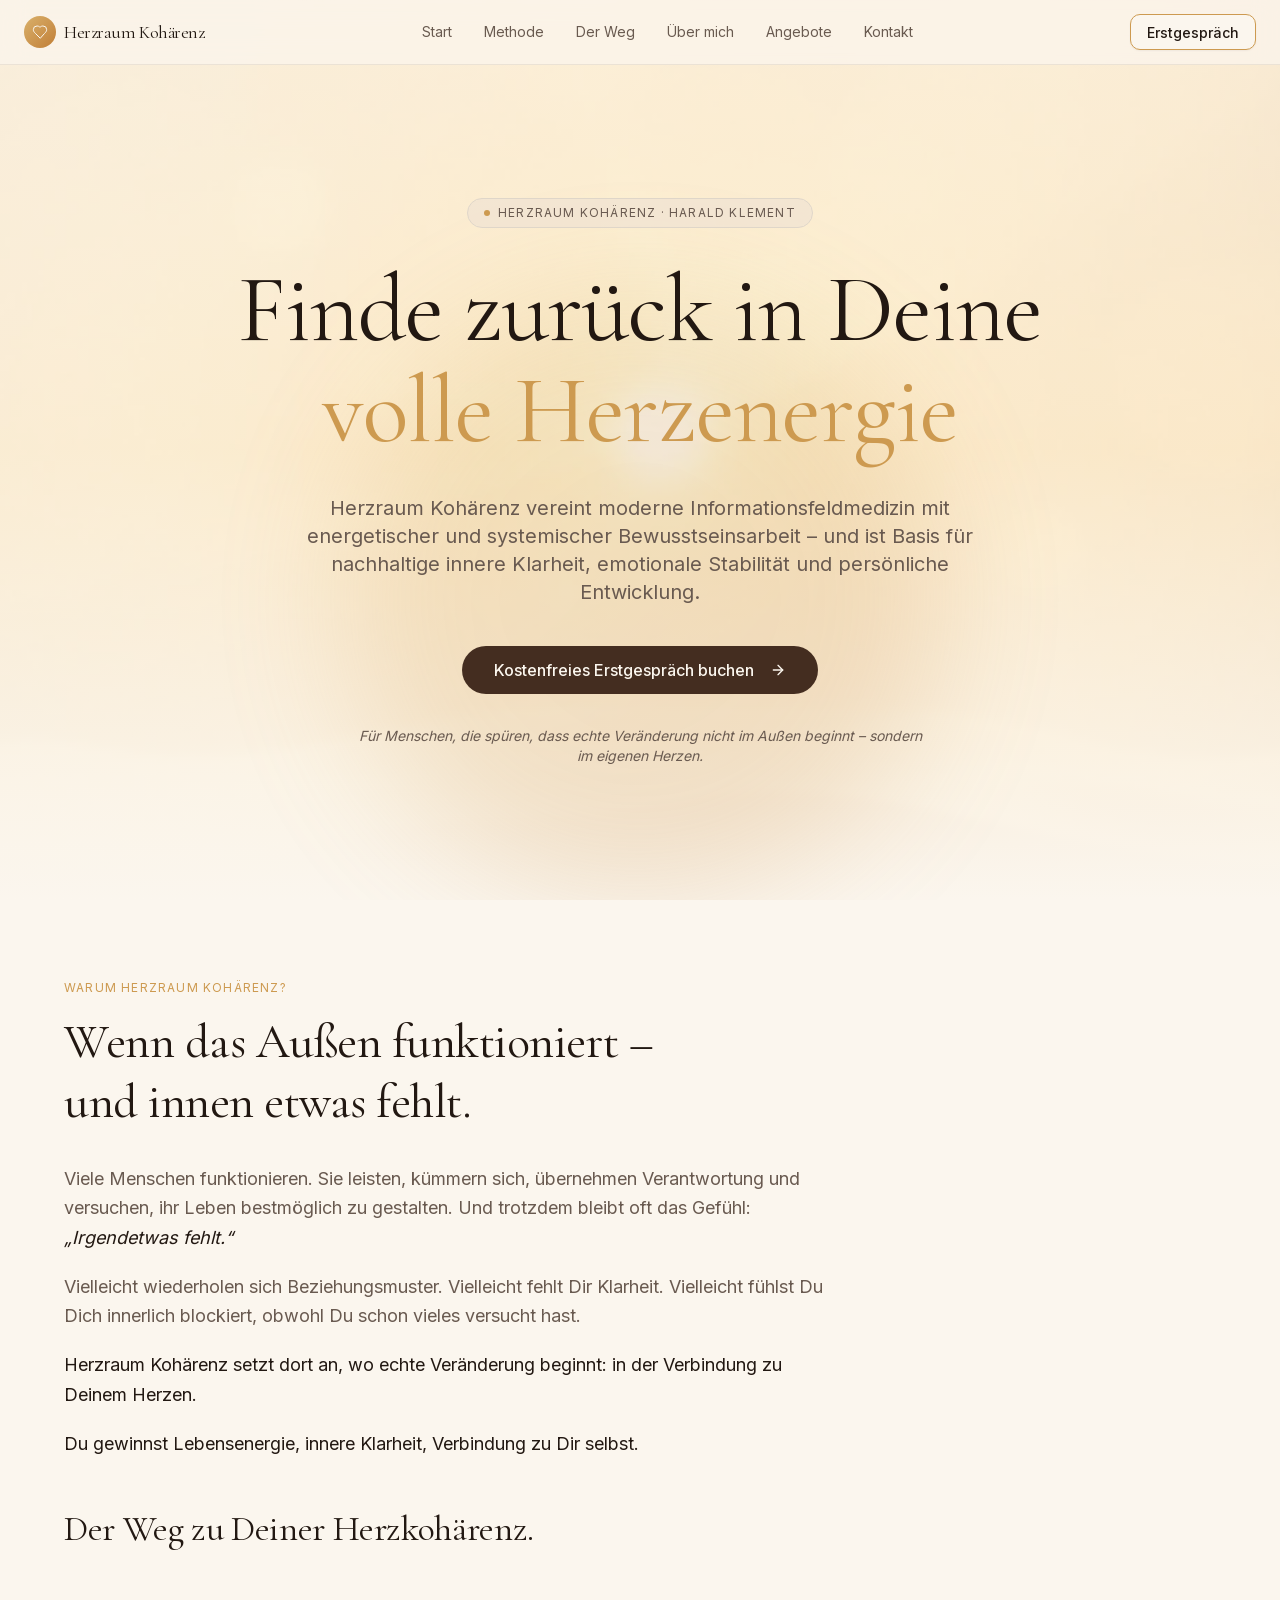
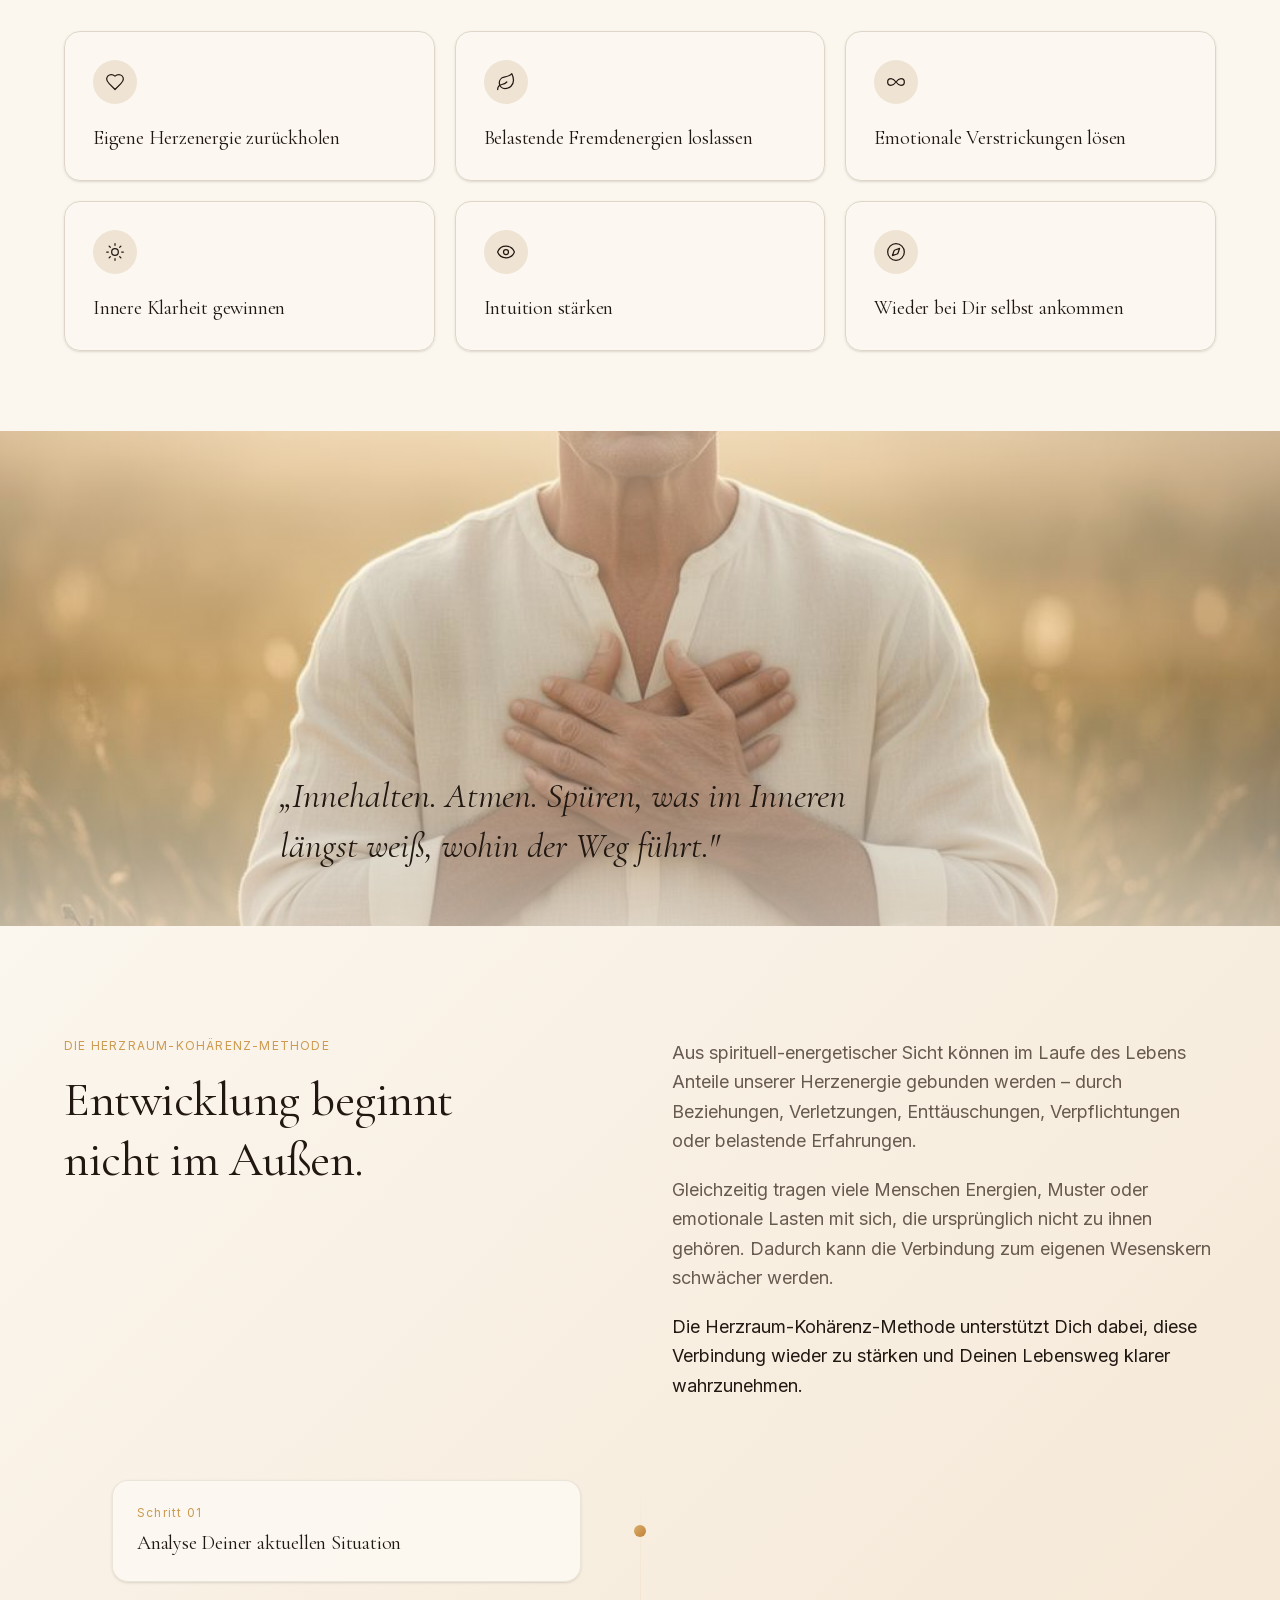
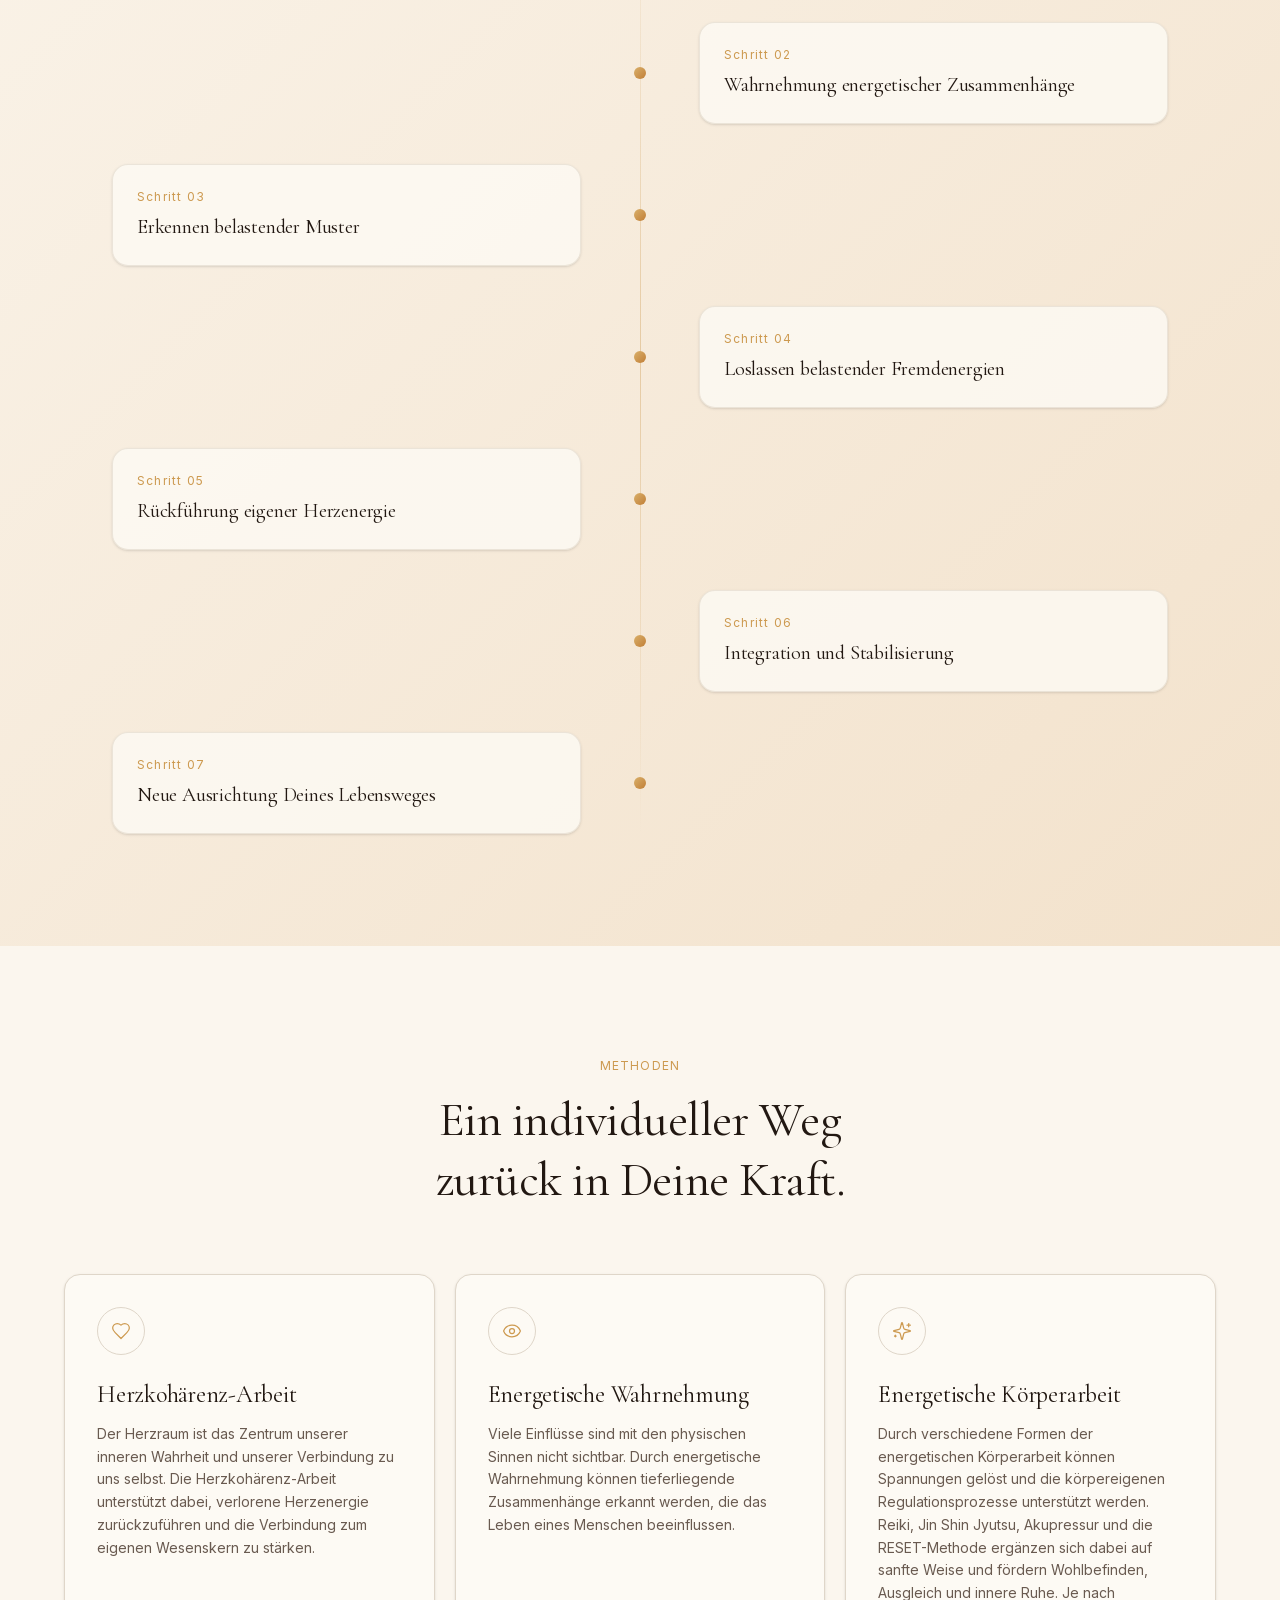
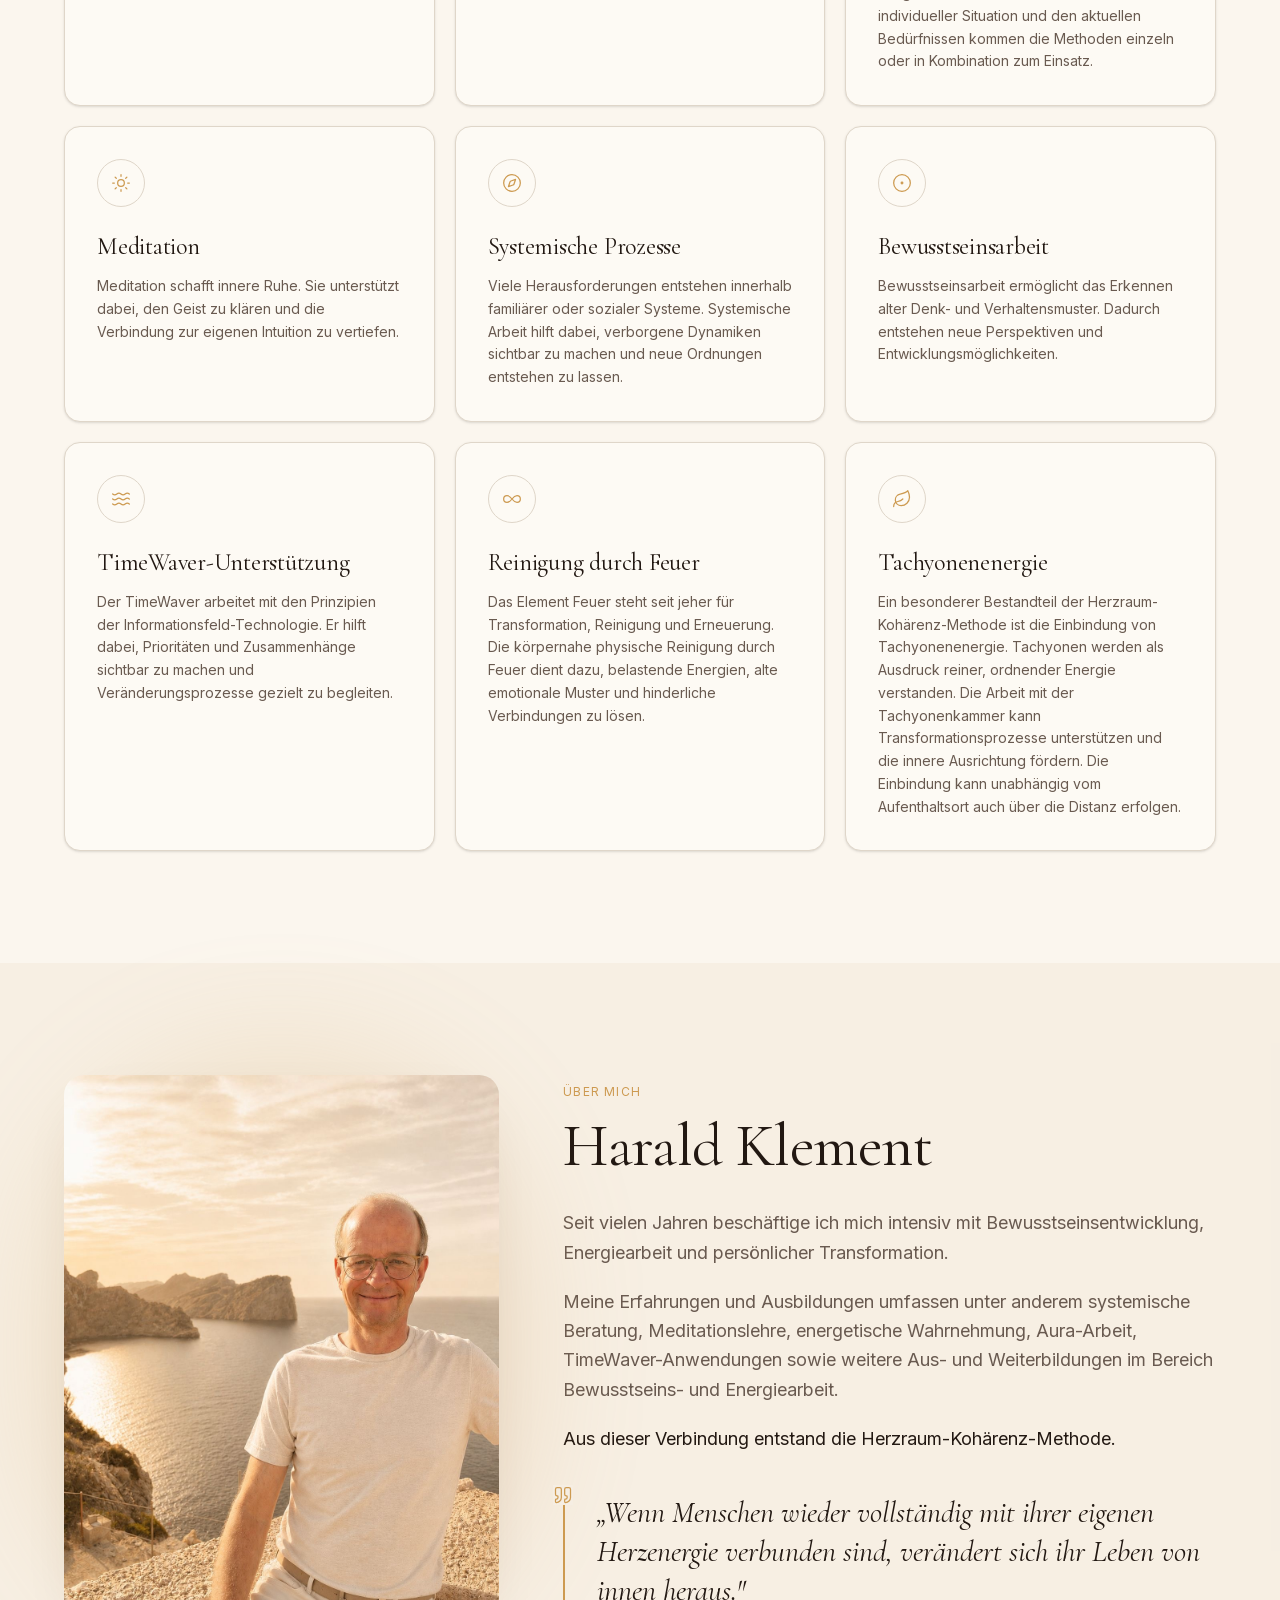
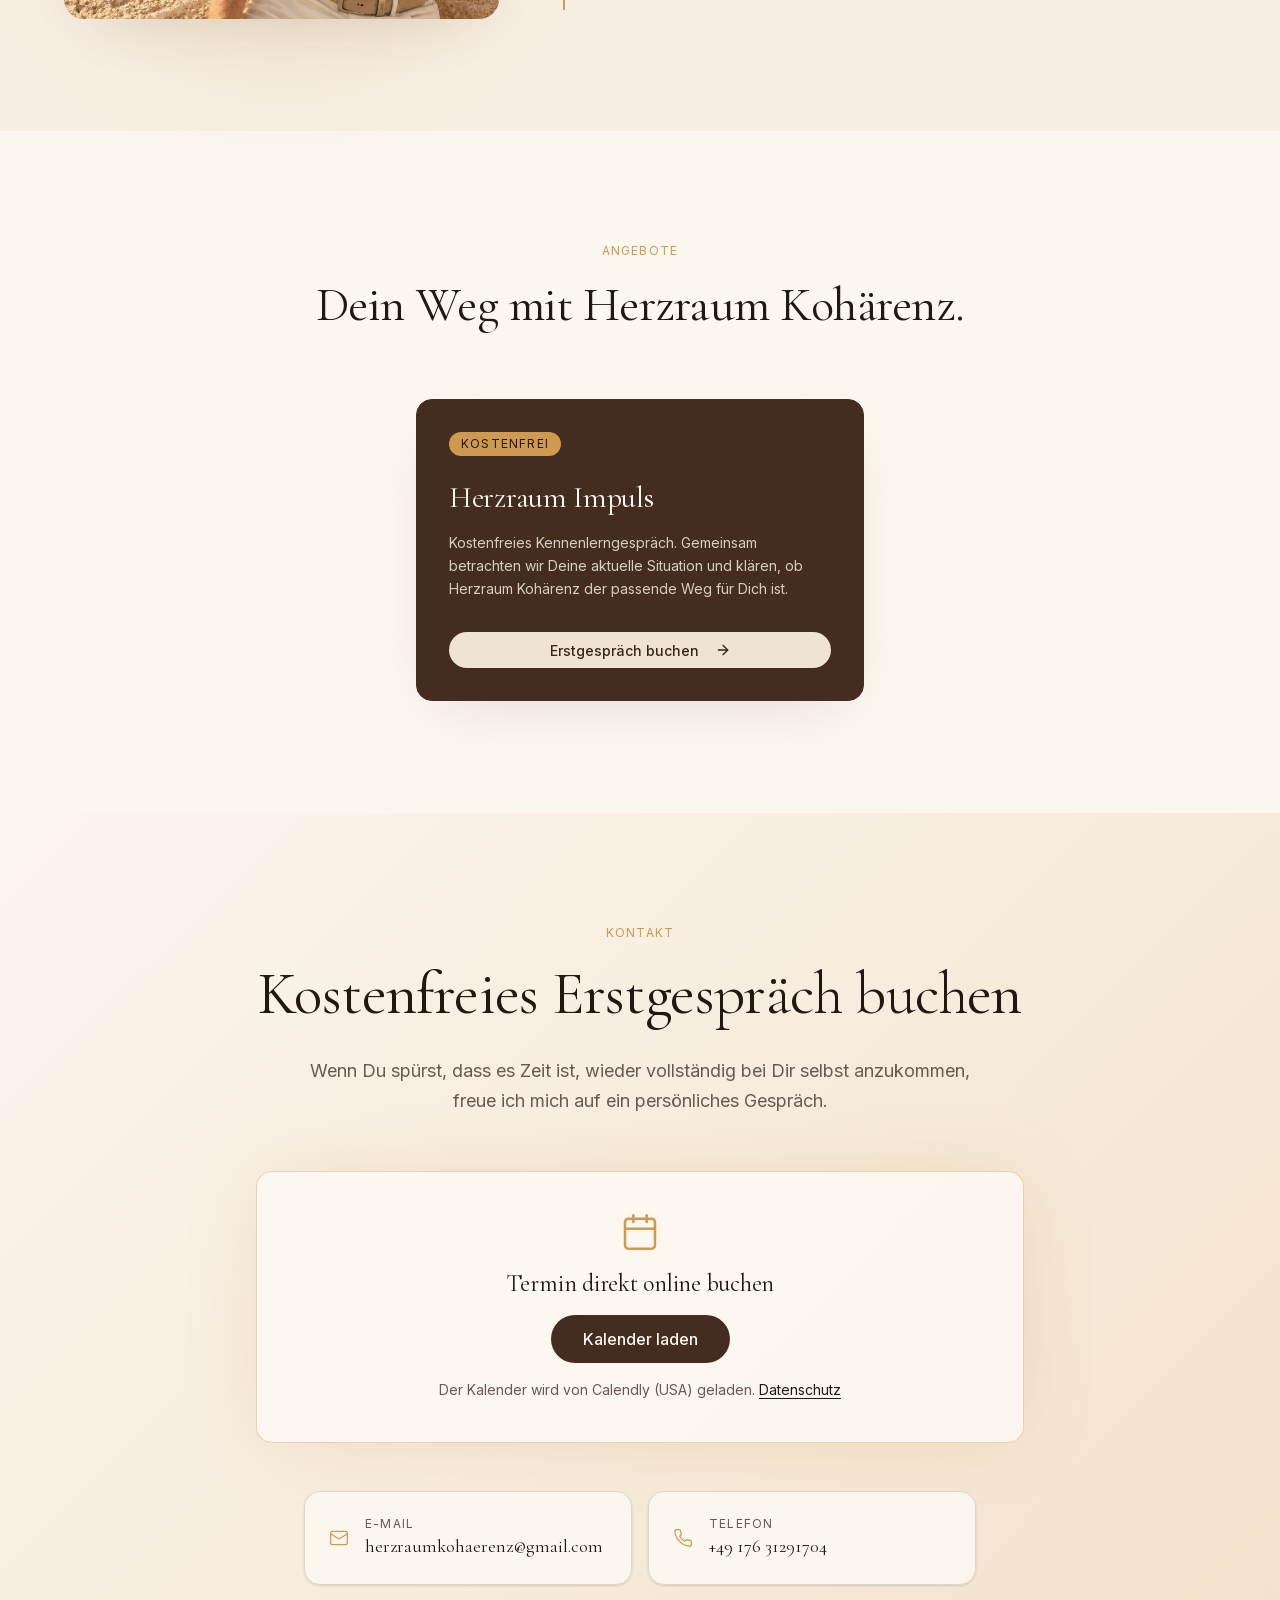
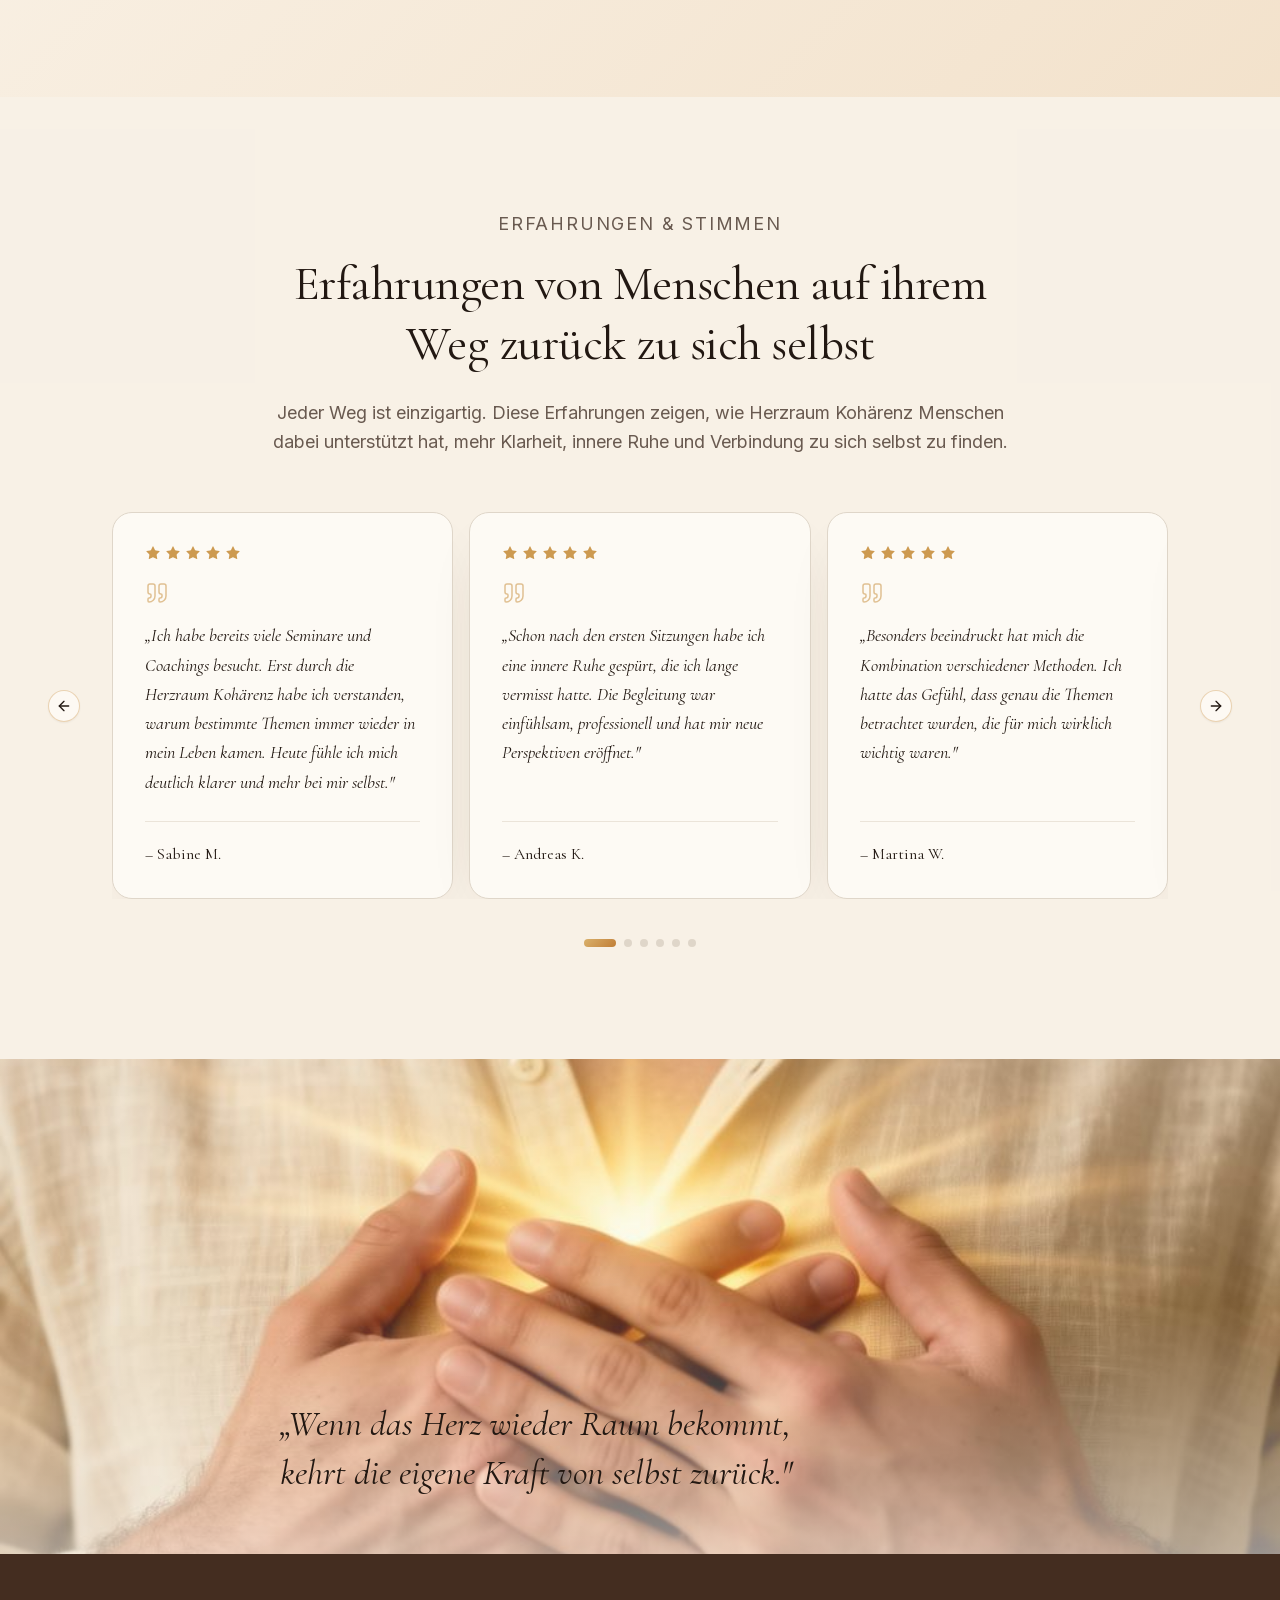
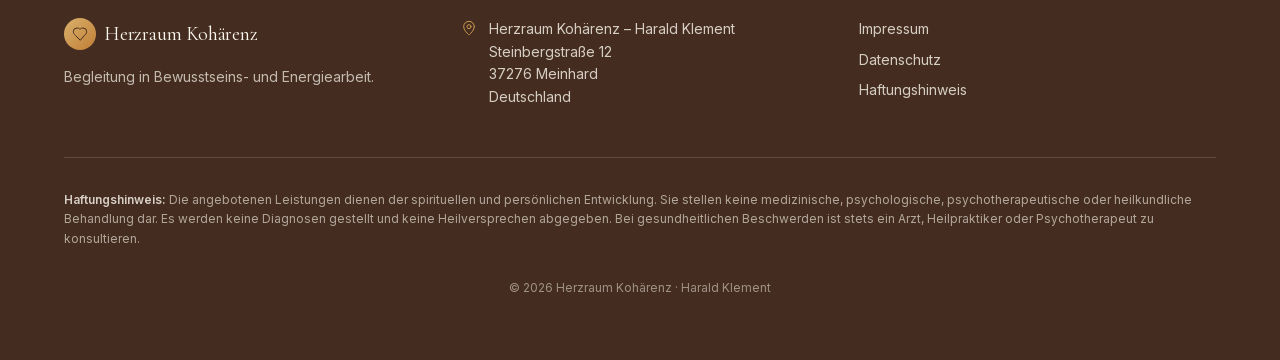
<file: index.html>
<!DOCTYPE html>
<html lang="de">
<head>
<meta charset="utf-8">
<meta name="viewport" content="width=device-width, initial-scale=1">
<title>Herzraum Kohärenz – Harald Klement</title>
<meta name="description" content="Herzraum Kohärenz begleitet Dich dabei, belastende Energien loszulassen, Deine innere Klarheit zu stärken und wieder vollständig bei Dir selbst anzukommen.">
<meta name="author" content="Harald Klement">
<link rel="canonical" href="https://herzraumkohaerenz.de/">
<meta property="og:type" content="website">
<meta property="og:url" content="https://herzraumkohaerenz.de/">
<meta property="og:title" content="Herzraum Kohärenz – Harald Klement">
<meta property="og:description" content="Finde zurück in Deine volle Herzenergie.">
<meta property="og:image" content="https://herzraumkohaerenz.de/assets/og-image.jpg">
<meta name="twitter:card" content="summary">
<meta name="twitter:title" content="Herzraum Kohärenz">
<meta name="twitter:description" content="Herzraum Kohärenz nach Harald Klement verbindet Herzkohärenz, Energiearbeit, Reiki, Meditation, TimeWaver und Bewusstseinsarbeit für persönliche Entwicklung.">
<meta name="twitter:image" content="https://herzraumkohaerenz.de/assets/og-image.jpg">
<link rel="icon" href="/favicon.ico">
<link rel="preload" href="/assets/fonts/CormorantGaramond-normal-400-latin.woff2" as="font" type="font/woff2" crossorigin>
<link rel="stylesheet" href="/assets/main.css">
</head>
<body>
<svg width="0" height="0" style="position:absolute" aria-hidden="true">
  <symbol id="i-heart" viewBox="0 0 24 24"><path d="M19 14c1.49-1.46 3-3.21 3-5.5A5.5 5.5 0 0 0 16.5 3c-1.76 0-3 .5-4.5 2-1.5-1.5-2.74-2-4.5-2A5.5 5.5 0 0 0 2 8.5c0 2.3 1.5 4.05 3 5.5l7 7Z"/></symbol>
  <symbol id="i-sparkles" viewBox="0 0 24 24"><path d="M9.937 15.5A2 2 0 0 0 8.5 14.063l-6.135-1.582a.5.5 0 0 1 0-.962L8.5 9.936A2 2 0 0 0 9.937 8.5l1.582-6.135a.5.5 0 0 1 .963 0L14.063 8.5A2 2 0 0 0 15.5 9.937l6.135 1.581a.5.5 0 0 1 0 .964L15.5 14.063a2 2 0 0 0-1.437 1.437l-1.582 6.135a.5.5 0 0 1-.963 0z"/><path d="M20 3v4"/><path d="M22 5h-4"/><path d="M4 17v2"/><path d="M5 18H3"/></symbol>
  <symbol id="i-eye" viewBox="0 0 24 24"><path d="M2.062 12.348a1 1 0 0 1 0-.696 10.75 10.75 0 0 1 19.876 0 1 1 0 0 1 0 .696 10.75 10.75 0 0 1-19.876 0"/><circle cx="12" cy="12" r="3"/></symbol>
  <symbol id="i-compass" viewBox="0 0 24 24"><path d="m16.24 7.76-1.804 5.411a2 2 0 0 1-1.265 1.265L7.76 16.24l1.804-5.411a2 2 0 0 1 1.265-1.265z"/><circle cx="12" cy="12" r="10"/></symbol>
  <symbol id="i-sun" viewBox="0 0 24 24"><circle cx="12" cy="12" r="4"/><path d="M12 2v2"/><path d="M12 20v2"/><path d="m4.93 4.93 1.41 1.41"/><path d="m17.66 17.66 1.41 1.41"/><path d="M2 12h2"/><path d="M20 12h2"/><path d="m6.34 17.66-1.41 1.41"/><path d="m19.07 4.93-1.41 1.41"/></symbol>
  <symbol id="i-leaf" viewBox="0 0 24 24"><path d="M11 20A7 7 0 0 1 9.8 6.1C15.5 5 17 4.48 19 2c1 2 2 4.18 2 8 0 5.5-4.78 10-10 10Z"/><path d="M2 21c0-3 1.85-5.36 5.08-6C9.5 14.52 12 13 13 12"/></symbol>
  <symbol id="i-waves" viewBox="0 0 24 24"><path d="M2 6c.6.5 1.2 1 2.5 1C7 7 7 5 9.5 5c2.6 0 2.4 2 5 2 2.5 0 2.5-2 5-2 1.3 0 1.9.5 2.5 1"/><path d="M2 12c.6.5 1.2 1 2.5 1 2.5 0 2.5-2 5-2 2.6 0 2.4 2 5 2 2.5 0 2.5-2 5-2 1.3 0 1.9.5 2.5 1"/><path d="M2 18c.6.5 1.2 1 2.5 1 2.5 0 2.5-2 5-2 2.6 0 2.4 2 5 2 2.5 0 2.5-2 5-2 1.3 0 1.9.5 2.5 1"/></symbol>
  <symbol id="i-infinity" viewBox="0 0 24 24"><path d="M12 12c-2-2.67-4-4-6-4a4 4 0 1 0 0 8c2 0 4-1.33 6-4Zm0 0c2 2.67 4 4 6 4a4 4 0 0 0 0-8c-2 0-4 1.33-6 4Z"/></symbol>
  <symbol id="i-circle-dot" viewBox="0 0 24 24"><circle cx="12" cy="12" r="10"/><circle cx="12" cy="12" r="1"/></symbol>
  <symbol id="i-calendar" viewBox="0 0 24 24"><path d="M8 2v4"/><path d="M16 2v4"/><rect width="18" height="18" x="3" y="4" rx="2"/><path d="M3 10h18"/></symbol>
  <symbol id="i-mail" viewBox="0 0 24 24"><rect width="20" height="16" x="2" y="4" rx="2"/><path d="m22 7-8.97 5.7a1.94 1.94 0 0 1-2.06 0L2 7"/></symbol>
  <symbol id="i-phone" viewBox="0 0 24 24"><path d="M22 16.92v3a2 2 0 0 1-2.18 2 19.79 19.79 0 0 1-8.63-3.07 19.5 19.5 0 0 1-6-6 19.79 19.79 0 0 1-3.07-8.67A2 2 0 0 1 4.11 2h3a2 2 0 0 1 2 1.72 12.84 12.84 0 0 0 .7 2.81 2 2 0 0 1-.45 2.11L8.09 9.91a16 16 0 0 0 6 6l1.27-1.27a2 2 0 0 1 2.11-.45 12.84 12.84 0 0 0 2.81.7A2 2 0 0 1 22 16.92z"/></symbol>
  <symbol id="i-map-pin" viewBox="0 0 24 24"><path d="M20 10c0 4.993-5.539 10.193-7.399 11.799a1 1 0 0 1-1.202 0C9.539 20.193 4 14.993 4 10a8 8 0 0 1 16 0"/><circle cx="12" cy="10" r="3"/></symbol>
  <symbol id="i-arrow-right" viewBox="0 0 24 24"><path d="M5 12h14"/><path d="m12 5 7 7-7 7"/></symbol>
  <symbol id="i-arrow-left" viewBox="0 0 24 24"><path d="m12 19-7-7 7-7"/><path d="M19 12H5"/></symbol>
  <symbol id="i-quote" viewBox="0 0 24 24"><path d="M16 3a2 2 0 0 0-2 2v6a2 2 0 0 0 2 2 1 1 0 0 1 1 1v1a2 2 0 0 1-2 2 1 1 0 0 0-1 1v2a1 1 0 0 0 1 1 6 6 0 0 0 6-6V5a2 2 0 0 0-2-2z"/><path d="M5 3a2 2 0 0 0-2 2v6a2 2 0 0 0 2 2 1 1 0 0 1 1 1v1a2 2 0 0 1-2 2 1 1 0 0 0-1 1v2a1 1 0 0 0 1 1 6 6 0 0 0 6-6V5a2 2 0 0 0-2-2z"/></symbol>
  <symbol id="i-star" viewBox="0 0 24 24"><path d="M11.525 2.295a.53.53 0 0 1 .95 0l2.31 4.679a2.123 2.123 0 0 0 1.595 1.16l5.166.756a.53.53 0 0 1 .294.904l-3.736 3.638a2.123 2.123 0 0 0-.611 1.878l.882 5.14a.53.53 0 0 1-.771.56l-4.618-2.428a2.122 2.122 0 0 0-1.973 0L6.396 21.01a.53.53 0 0 1-.77-.56l.881-5.139a2.122 2.122 0 0 0-.611-1.879L2.16 9.795a.53.53 0 0 1 .294-.906l5.165-.755a2.122 2.122 0 0 0 1.597-1.16z"/></symbol>
</svg>

<header class="site-header">
  <nav>
    <a href="#start" class="logo">
      <span class="logo-mark"><svg class="ic ic-sm"><use href="#i-heart"/></svg></span>
      <span class="logo-text">Herzraum Kohärenz</span>
    </a>
    <ul class="nav-links">
      <li><a href="#start">Start</a></li>
      <li><a href="#methode">Methode</a></li>
      <li><a href="#methoden">Der Weg</a></li>
      <li><a href="#ueber">Über mich</a></li>
      <li><a href="#angebote">Angebote</a></li>
      <li><a href="#kontakt">Kontakt</a></li>
    </ul>
    <a href="#kontakt" class="btn btn-outline nav-cta">Erstgespräch</a>
  </nav>
</header>

<main>
<!-- HERO -->
<section id="start" class="hero">
  <div class="hero-bg" aria-hidden="true">
    <img src="/assets/hero-herzraum.jpg" alt="" width="1920" height="1280" fetchpriority="high">
    <div class="hero-shade"></div>
    <div class="hero-glow"></div>
  </div>
  <div class="hero-inner">
    <span class="badge"><span class="dot"></span>Herzraum Kohärenz · Harald Klement</span>
    <h1>Finde zurück in Deine<br><em>volle Herzenergie</em></h1>
    <p class="hero-text">Herzraum Kohärenz vereint moderne Informationsfeldmedizin mit energetischer und systemischer Bewusstseinsarbeit – und ist Basis für nachhaltige innere Klarheit, emotionale Stabilität und persönliche Entwicklung.</p>
    <a href="#kontakt" class="btn btn-primary btn-hero">Kostenfreies Erstgespräch buchen <svg class="ic ic-btn" style="margin-left:.5rem"><use href="#i-arrow-right"/></svg></a>
    <p class="hero-note">Für Menschen, die spüren, dass echte Veränderung nicht im Außen beginnt – sondern im eigenen Herzen.</p>
  </div>
</section>

<!-- WARUM -->
<section id="warum" class="sec-warum">
  <div class="wrap">
    <div class="intro">
      <p class="eyebrow">Warum Herzraum Kohärenz?</p>
      <h2 class="h2">Wenn das Außen funktioniert –<br>und innen etwas fehlt.</h2>
      <div class="stack lead">
        <p>Viele Menschen funktionieren. Sie leisten, kümmern sich, übernehmen Verantwortung und versuchen, ihr Leben bestmöglich zu gestalten. Und trotzdem bleibt oft das Gefühl: <span class="fg" style="font-style:italic">„Irgendetwas fehlt.“</span></p>
        <p>Vielleicht wiederholen sich Beziehungsmuster. Vielleicht fehlt Dir Klarheit. Vielleicht fühlst Du Dich innerlich blockiert, obwohl Du schon vieles versucht hast.</p>
        <p class="fg">Herzraum Kohärenz setzt dort an, wo echte Veränderung beginnt: in der Verbindung zu Deinem Herzen.</p>
        <p class="fg">Du gewinnst Lebensenergie, innere Klarheit, Verbindung zu Dir selbst.</p>
      </div>
      <h3>Der Weg zu Deiner Herzkohärenz.</h3>
    </div>
    <div class="grid3">
      <div class="card benefit"><div class="benefit-icon"><svg class="ic"><use href="#i-heart"/></svg></div><h3>Eigene Herzenergie zurückholen</h3></div>
      <div class="card benefit"><div class="benefit-icon"><svg class="ic"><use href="#i-leaf"/></svg></div><h3>Belastende Fremdenergien loslassen</h3></div>
      <div class="card benefit"><div class="benefit-icon"><svg class="ic"><use href="#i-infinity"/></svg></div><h3>Emotionale Verstrickungen lösen</h3></div>
      <div class="card benefit"><div class="benefit-icon"><svg class="ic"><use href="#i-sun"/></svg></div><h3>Innere Klarheit gewinnen</h3></div>
      <div class="card benefit"><div class="benefit-icon"><svg class="ic"><use href="#i-eye"/></svg></div><h3>Intuition stärken</h3></div>
      <div class="card benefit"><div class="benefit-icon"><svg class="ic"><use href="#i-compass"/></svg></div><h3>Wieder bei Dir selbst ankommen</h3></div>
    </div>
  </div>
</section>

<!-- BILD: MEDITATION -->
<section class="band" aria-hidden="true">
  <img src="/assets/meditation.jpg" alt="" loading="lazy" width="1024" height="1024">
  <div class="shade" style="background:linear-gradient(to bottom,color-mix(in oklab,var(--background) 40%,transparent),color-mix(in oklab,var(--background) 10%,transparent),color-mix(in oklab,var(--background) 60%,transparent))"></div>
  <div class="band-inner"><p>„Innehalten. Atmen. Spüren, was im Inneren längst weiß, wohin der Weg führt."</p></div>
</section>

<!-- METHODE -->
<section id="methode" class="sec bg-warm">
  <div class="wrap">
    <div class="method-head">
      <div>
        <p class="eyebrow">Die Herzraum-Kohärenz-Methode</p>
        <h2 class="h2">Entwicklung beginnt<br>nicht im Außen.</h2>
      </div>
      <div class="stack">
        <p>Aus spirituell-energetischer Sicht können im Laufe des Lebens Anteile unserer Herzenergie gebunden werden – durch Beziehungen, Verletzungen, Enttäuschungen, Verpflichtungen oder belastende Erfahrungen.</p>
        <p>Gleichzeitig tragen viele Menschen Energien, Muster oder emotionale Lasten mit sich, die ursprünglich nicht zu ihnen gehören. Dadurch kann die Verbindung zum eigenen Wesenskern schwächer werden.</p>
        <p class="fg">Die Herzraum-Kohärenz-Methode unterstützt Dich dabei, diese Verbindung wieder zu stärken und Deinen Lebensweg klarer wahrzunehmen.</p>
      </div>
    </div>
    <div class="timeline">
      <div class="timeline-line"></div>
      <ol>
        <li><span class="tdot"></span><div class="tcol"><div class="card step"><div class="step-no">Schritt 01</div><h3>Analyse Deiner aktuellen Situation</h3></div></div><div class="tspace"></div></li>
        <li><span class="tdot"></span><div class="tcol"><div class="card step"><div class="step-no">Schritt 02</div><h3>Wahrnehmung energetischer Zusammenhänge</h3></div></div><div class="tspace"></div></li>
        <li><span class="tdot"></span><div class="tcol"><div class="card step"><div class="step-no">Schritt 03</div><h3>Erkennen belastender Muster</h3></div></div><div class="tspace"></div></li>
        <li><span class="tdot"></span><div class="tcol"><div class="card step"><div class="step-no">Schritt 04</div><h3>Loslassen belastender Fremdenergien</h3></div></div><div class="tspace"></div></li>
        <li><span class="tdot"></span><div class="tcol"><div class="card step"><div class="step-no">Schritt 05</div><h3>Rückführung eigener Herzenergie</h3></div></div><div class="tspace"></div></li>
        <li><span class="tdot"></span><div class="tcol"><div class="card step"><div class="step-no">Schritt 06</div><h3>Integration und Stabilisierung</h3></div></div><div class="tspace"></div></li>
        <li><span class="tdot"></span><div class="tcol"><div class="card step"><div class="step-no">Schritt 07</div><h3>Neue Ausrichtung Deines Lebensweges</h3></div></div><div class="tspace"></div></li>
      </ol>
    </div>
  </div>
</section>

<!-- METHODEN -->
<section id="methoden" class="sec">
  <div class="wrap">
    <div class="sec-head">
      <p class="eyebrow">Methoden</p>
      <h2 class="h2">Ein individueller Weg<br>zurück in Deine Kraft.</h2>
    </div>
    <div class="grid3">
      <div class="card method"><div class="method-icon"><svg class="ic"><use href="#i-heart"/></svg></div><h3>Herzkohärenz-Arbeit</h3><p>Der Herzraum ist das Zentrum unserer inneren Wahrheit und unserer Verbindung zu uns selbst. Die Herzkohärenz-Arbeit unterstützt dabei, verlorene Herzenergie zurückzuführen und die Verbindung zum eigenen Wesenskern zu stärken.</p></div>
      <div class="card method"><div class="method-icon"><svg class="ic"><use href="#i-eye"/></svg></div><h3>Energetische Wahrnehmung</h3><p>Viele Einflüsse sind mit den physischen Sinnen nicht sichtbar. Durch energetische Wahrnehmung können tieferliegende Zusammenhänge erkannt werden, die das Leben eines Menschen beeinflussen.</p></div>
      <div class="card method"><div class="method-icon"><svg class="ic"><use href="#i-sparkles"/></svg></div><h3>Energetische Körperarbeit</h3><p>Durch verschiedene Formen der energetischen Körperarbeit können Spannungen gelöst und die körpereigenen Regulationsprozesse unterstützt werden. Reiki, Jin Shin Jyutsu, Akupressur und die RESET-Methode ergänzen sich dabei auf sanfte Weise und fördern Wohlbefinden, Ausgleich und innere Ruhe. Je nach individueller Situation und den aktuellen Bedürfnissen kommen die Methoden einzeln oder in Kombination zum Einsatz.</p></div>
      <div class="card method"><div class="method-icon"><svg class="ic"><use href="#i-sun"/></svg></div><h3>Meditation</h3><p>Meditation schafft innere Ruhe. Sie unterstützt dabei, den Geist zu klären und die Verbindung zur eigenen Intuition zu vertiefen.</p></div>
      <div class="card method"><div class="method-icon"><svg class="ic"><use href="#i-compass"/></svg></div><h3>Systemische Prozesse</h3><p>Viele Herausforderungen entstehen innerhalb familiärer oder sozialer Systeme. Systemische Arbeit hilft dabei, verborgene Dynamiken sichtbar zu machen und neue Ordnungen entstehen zu lassen.</p></div>
      <div class="card method"><div class="method-icon"><svg class="ic"><use href="#i-circle-dot"/></svg></div><h3>Bewusstseinsarbeit</h3><p>Bewusstseinsarbeit ermöglicht das Erkennen alter Denk- und Verhaltensmuster. Dadurch entstehen neue Perspektiven und Entwicklungsmöglichkeiten.</p></div>
      <div class="card method"><div class="method-icon"><svg class="ic"><use href="#i-waves"/></svg></div><h3>TimeWaver-Unterstützung</h3><p>Der TimeWaver arbeitet mit den Prinzipien der Informationsfeld-Technologie. Er hilft dabei, Prioritäten und Zusammenhänge sichtbar zu machen und Veränderungsprozesse gezielt zu begleiten.</p></div>
      <div class="card method"><div class="method-icon"><svg class="ic"><use href="#i-infinity"/></svg></div><h3>Reinigung durch Feuer</h3><p>Das Element Feuer steht seit jeher für Transformation, Reinigung und Erneuerung. Die körpernahe physische Reinigung durch Feuer dient dazu, belastende Energien, alte emotionale Muster und hinderliche Verbindungen zu lösen.</p></div>
      <div class="card method"><div class="method-icon"><svg class="ic"><use href="#i-leaf"/></svg></div><h3>Tachyonenenergie</h3><p>Ein besonderer Bestandteil der Herzraum-Kohärenz-Methode ist die Einbindung von Tachyonenenergie. Tachyonen werden als Ausdruck reiner, ordnender Energie verstanden. Die Arbeit mit der Tachyonenkammer kann Transformationsprozesse unterstützen und die innere Ausrichtung fördern. Die Einbindung kann unabhängig vom Aufenthaltsort auch über die Distanz erfolgen.</p></div>
    </div>
  </div>
</section>

<!-- ÜBER MICH -->
<section id="ueber" class="sec bg-sec40">
  <div class="wrap about">
    <div class="portrait-col">
      <div class="portrait-glow"></div>
      <div class="portrait"><img src="/assets/harald-portrait.jpg" alt="Harald Klement" loading="lazy" width="1086" height="1448"></div>
    </div>
    <div>
      <p class="eyebrow">Über mich</p>
      <h2>Harald Klement</h2>
      <div class="stack lead">
        <p>Seit vielen Jahren beschäftige ich mich intensiv mit Bewusstseinsentwicklung, Energiearbeit und persönlicher Transformation.</p>
        <p>Meine Erfahrungen und Ausbildungen umfassen unter anderem systemische Beratung, Meditationslehre, energetische Wahrnehmung, Aura-Arbeit, TimeWaver-Anwendungen sowie weitere Aus- und Weiterbildungen im Bereich Bewusstseins- und Energiearbeit.</p>
        <p class="fg">Aus dieser Verbindung entstand die Herzraum-Kohärenz-Methode.</p>
      </div>
      <blockquote>
        <svg class="ic"><use href="#i-quote"/></svg>
        <p>„Wenn Menschen wieder vollständig mit ihrer eigenen Herzenergie verbunden sind, verändert sich ihr Leben von innen heraus."</p>
      </blockquote>
    </div>
  </div>
</section>

<!-- ANGEBOTE -->
<section id="angebote" class="sec">
  <div class="wrap">
    <div class="sec-head">
      <p class="eyebrow">Angebote</p>
      <h2 class="h2">Dein Weg mit Herzraum Kohärenz.</h2>
    </div>
    <div class="offers">
      <div class="card offer">
        <span class="tag">Kostenfrei</span>
        <h3>Herzraum Impuls</h3>
        <p>Kostenfreies Kennenlerngespräch. Gemeinsam betrachten wir Deine aktuelle Situation und klären, ob Herzraum Kohärenz der passende Weg für Dich ist.</p>
        <a href="#kontakt" class="btn btn-secondary">Erstgespräch buchen <svg class="ic ic-btn" style="margin-left:.5rem"><use href="#i-arrow-right"/></svg></a>
      </div>
    </div>
  </div>
</section>

<!-- KONTAKT -->
<section id="kontakt" class="sec bg-warm">
  <div class="contact">
    <p class="eyebrow">Kontakt</p>
    <h2>Kostenfreies Erstgespräch buchen</h2>
    <p class="lead">Wenn Du spürst, dass es Zeit ist, wieder vollständig bei Dir selbst anzukommen, freue ich mich auf ein persönliches Gespräch.</p>
    <div class="card calendly" data-calendly="https://calendly.com/herzraumkohaerenz/30min?hide_gdpr_banner=1">
      <div class="calendly-consent">
        <svg class="ic"><use href="#i-calendar"/></svg>
        <h3>Termin direkt online buchen</h3>
        <button type="button" class="btn btn-primary btn-hero" data-calendly-load>Kalender laden</button>
        <p class="calendly-alt">Der Kalender wird von Calendly (USA) geladen. <a href="/datenschutz/#calendly">Datenschutz</a></p>
      </div>
    </div>
    <div class="contact-cards">
      <div class="card contact-card">
        <svg class="ic"><use href="#i-mail"/></svg>
        <div class="min0"><div class="lbl">E-Mail</div><a href="mailto:herzraumkohaerenz@gmail.com">herzraumkohaerenz@gmail.com</a></div>
      </div>
      <div class="card contact-card">
        <svg class="ic"><use href="#i-phone"/></svg>
        <div><div class="lbl">Telefon</div><a href="tel:+4917631291704">+49 176 31291704</a></div>
      </div>
    </div>
  </div>
</section>

<!-- STIMMEN -->
<section class="sec bg-sec30" aria-labelledby="stimmen-heading">
  <div class="wrap">
    <div class="voices-head">
      <p class="eyebrow">Erfahrungen &amp; Stimmen</p>
      <h2 id="stimmen-heading" class="h2">Erfahrungen von Menschen auf ihrem Weg zurück zu sich selbst</h2>
      <p>Jeder Weg ist einzigartig. Diese Erfahrungen zeigen, wie Herzraum Kohärenz Menschen dabei unterstützt hat, mehr Klarheit, innere Ruhe und Verbindung zu sich selbst zu finden.</p>
    </div>
    <div class="carousel" data-carousel>
      <div class="viewport">
        <div class="track">
          <div class="slide"><figure class="card voice"><div class="stars"><svg><use href="#i-star"/></svg><svg><use href="#i-star"/></svg><svg><use href="#i-star"/></svg><svg><use href="#i-star"/></svg><svg><use href="#i-star"/></svg></div><svg class="ic q"><use href="#i-quote"/></svg><blockquote>„Ich habe bereits viele Seminare und Coachings besucht. Erst durch die Herzraum Kohärenz habe ich verstanden, warum bestimmte Themen immer wieder in mein Leben kamen. Heute fühle ich mich deutlich klarer und mehr bei mir selbst."</blockquote><footer>– Sabine M.</footer></figure></div>
          <div class="slide"><figure class="card voice"><div class="stars"><svg><use href="#i-star"/></svg><svg><use href="#i-star"/></svg><svg><use href="#i-star"/></svg><svg><use href="#i-star"/></svg><svg><use href="#i-star"/></svg></div><svg class="ic q"><use href="#i-quote"/></svg><blockquote>„Schon nach den ersten Sitzungen habe ich eine innere Ruhe gespürt, die ich lange vermisst hatte. Die Begleitung war einfühlsam, professionell und hat mir neue Perspektiven eröffnet."</blockquote><footer>– Andreas K.</footer></figure></div>
          <div class="slide"><figure class="card voice"><div class="stars"><svg><use href="#i-star"/></svg><svg><use href="#i-star"/></svg><svg><use href="#i-star"/></svg><svg><use href="#i-star"/></svg><svg><use href="#i-star"/></svg></div><svg class="ic q"><use href="#i-quote"/></svg><blockquote>„Besonders beeindruckt hat mich die Kombination verschiedener Methoden. Ich hatte das Gefühl, dass genau die Themen betrachtet wurden, die für mich wirklich wichtig waren."</blockquote><footer>– Martina W.</footer></figure></div>
          <div class="slide"><figure class="card voice"><div class="stars"><svg><use href="#i-star"/></svg><svg><use href="#i-star"/></svg><svg><use href="#i-star"/></svg><svg><use href="#i-star"/></svg><svg><use href="#i-star"/></svg></div><svg class="ic q"><use href="#i-quote"/></svg><blockquote>„Ich konnte alte emotionale Belastungen loslassen und wieder Vertrauen in meinen eigenen Weg entwickeln. Die Veränderungen zeigen sich bis heute in meinem Alltag."</blockquote><footer>– Petra S.</footer></figure></div>
          <div class="slide"><figure class="card voice"><div class="stars"><svg><use href="#i-star"/></svg><svg><use href="#i-star"/></svg><svg><use href="#i-star"/></svg><svg><use href="#i-star"/></svg><svg><use href="#i-star"/></svg></div><svg class="ic q"><use href="#i-quote"/></svg><blockquote>„Die Sitzungen haben mir geholfen, wieder Zugang zu meiner Intuition zu finden. Entscheidungen fallen mir heute deutlich leichter und klarer."</blockquote><footer>– Thomas R.</footer></figure></div>
          <div class="slide"><figure class="card voice"><div class="stars"><svg><use href="#i-star"/></svg><svg><use href="#i-star"/></svg><svg><use href="#i-star"/></svg><svg><use href="#i-star"/></svg><svg><use href="#i-star"/></svg></div><svg class="ic q"><use href="#i-quote"/></svg><blockquote>„Eine sehr besondere Erfahrung. Ich habe mich während des gesamten Prozesses gesehen, verstanden und begleitet gefühlt. Herzraum Kohärenz hat vieles in Bewegung gebracht."</blockquote><footer>– Claudia B.</footer></figure></div>
        </div>
      </div>
      <button type="button" class="car-btn car-prev" aria-label="Vorherige Bewertung"><svg class="ic ic-btn"><use href="#i-arrow-left"/></svg></button>
      <button type="button" class="car-btn car-next" aria-label="Nächste Bewertung"><svg class="ic ic-btn"><use href="#i-arrow-right"/></svg></button>
    </div>
    <div class="dots" data-dots></div>
  </div>
</section>

<!-- BILD: HERZENERGIE -->
<section class="band" aria-hidden="true">
  <img src="/assets/herzenergie.jpg" alt="" loading="lazy" width="1024" height="1024">
  <div class="shade" style="background:linear-gradient(to bottom,color-mix(in oklab,var(--background) 30%,transparent),color-mix(in oklab,var(--background) 10%,transparent),color-mix(in oklab,var(--background) 60%,transparent))"></div>
  <div class="band-inner"><p>„Wenn das Herz wieder Raum bekommt, kehrt die eigene Kraft von selbst zurück."</p></div>
</section>
</main>

<footer class="site-footer">
  <div class="wrap">
    <div class="foot-grid">
      <div>
        <div class="foot-brand">
          <span class="logo-mark"><svg class="ic ic-sm"><use href="#i-heart"/></svg></span>
          <span class="serif">Herzraum Kohärenz</span>
        </div>
        <p class="foot-small pf70">Begleitung in Bewusstseins- und Energiearbeit.</p>
      </div>
      <div class="foot-addr foot-small pf80">
        <svg class="ic ic-sm"><use href="#i-map-pin"/></svg>
        <address>Herzraum Kohärenz – Harald Klement<br>Steinbergstraße 12<br>37276 Meinhard<br>Deutschland</address>
      </div>
      <ul class="foot-links foot-small">
        <li><a class="pf80" href="/impressum/">Impressum</a></li>
        <li><a class="pf80" href="/datenschutz/">Datenschutz</a></li>
        <li><a class="pf80" href="/haftungshinweis/">Haftungshinweis</a></li>
      </ul>
    </div>
    <div class="disclaimer"><strong>Haftungshinweis:</strong> Die angebotenen Leistungen dienen der spirituellen und persönlichen Entwicklung. Sie stellen keine medizinische, psychologische, psychotherapeutische oder heilkundliche Behandlung dar. Es werden keine Diagnosen gestellt und keine Heilversprechen abgegeben. Bei gesundheitlichen Beschwerden ist stets ein Arzt, Heilpraktiker oder Psychotherapeut zu konsultieren.</div>
    <div class="copy">© <span data-year>2026</span> Herzraum Kohärenz · Harald Klement</div>
  </div>
</footer>

<script src="/assets/main.js" defer></script>
</body>
</html>
</file>
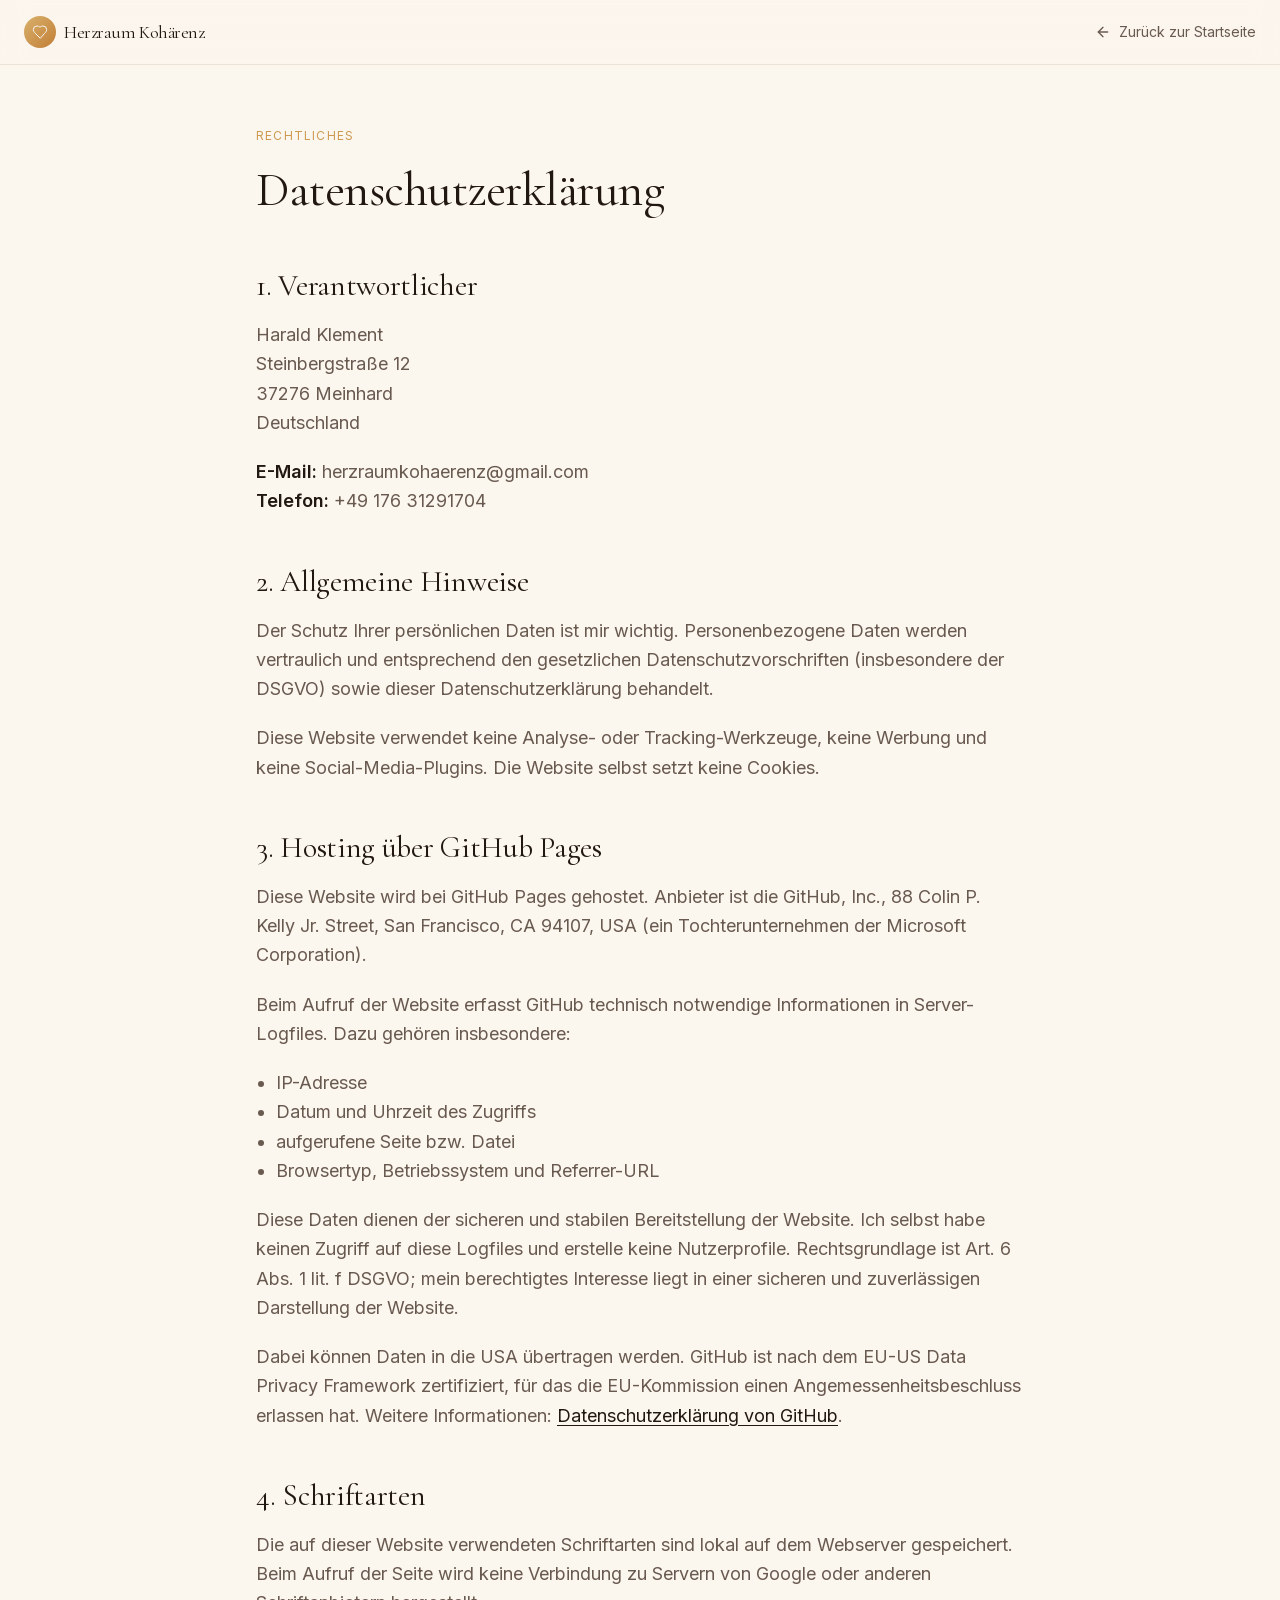
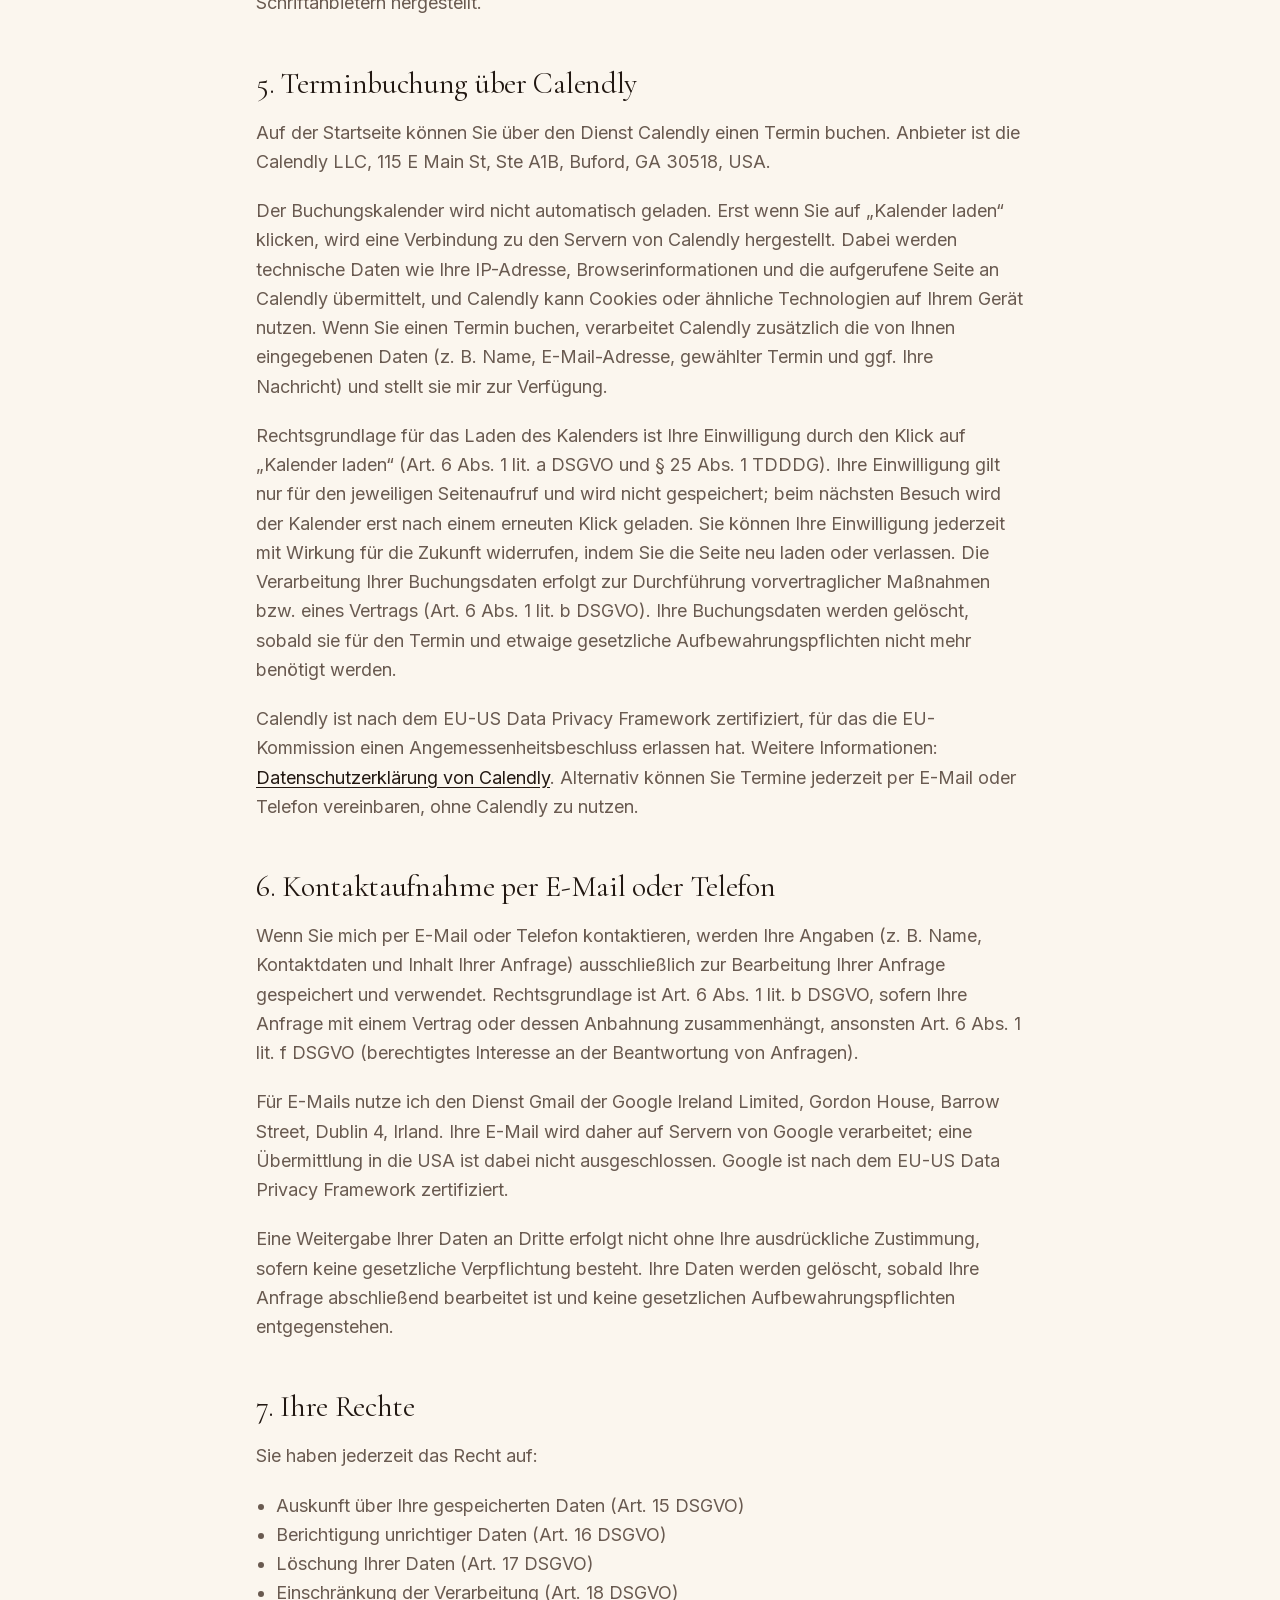
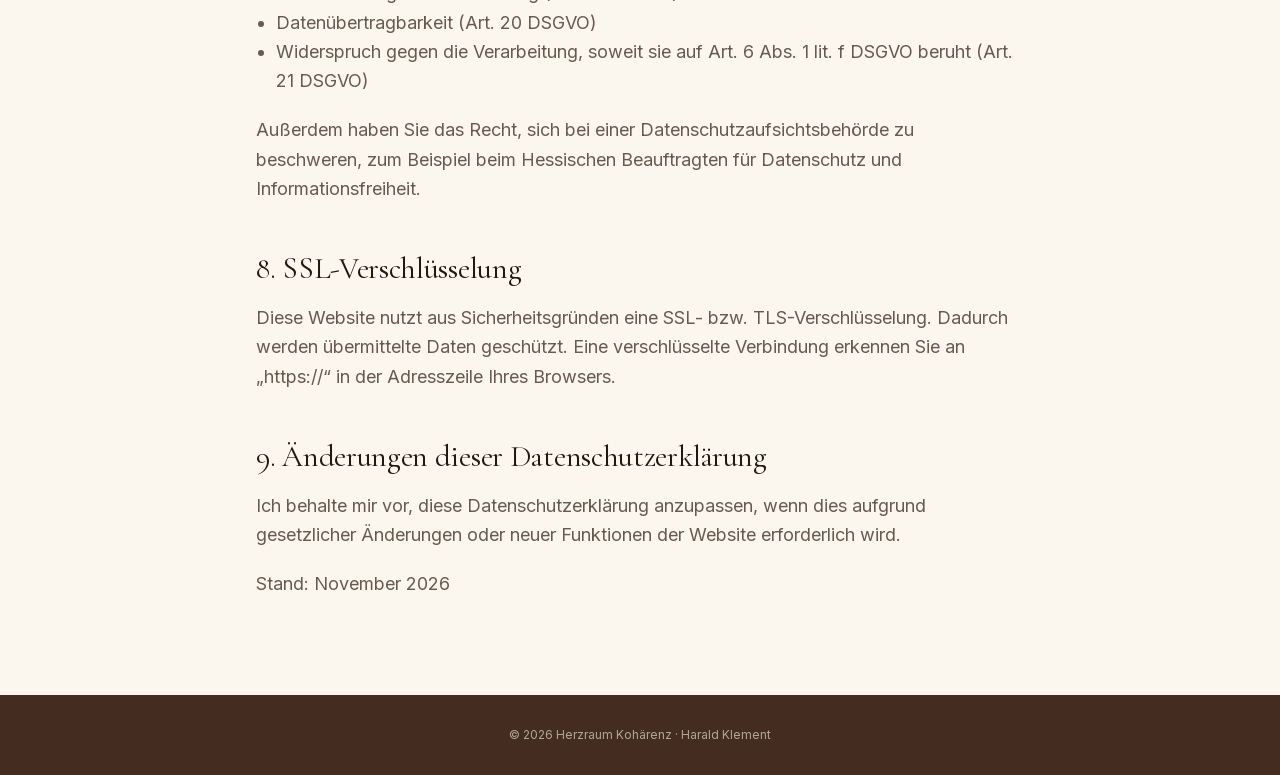
<file: datenschutz/index.html>
<!DOCTYPE html>
<html lang="de">
<head>
<meta charset="utf-8">
<meta name="viewport" content="width=device-width, initial-scale=1">
<title>Datenschutz – Herzraum Kohärenz</title>
<meta name="description" content="Datenschutzhinweise zur Verarbeitung personenbezogener Daten bei Herzraum Kohärenz.">
<link rel="icon" href="/favicon.ico">
<link rel="stylesheet" href="/assets/main.css">
</head>
<body>
<div class="legal-page">
  <header class="site-header">
    <nav>
      <a href="/" class="logo"><span class="logo-mark"><svg class="ic ic-sm" viewBox="0 0 24 24"><path d="M19 14c1.49-1.46 3-3.21 3-5.5A5.5 5.5 0 0 0 16.5 3c-1.76 0-3 .5-4.5 2-1.5-1.5-2.74-2-4.5-2A5.5 5.5 0 0 0 2 8.5c0 2.3 1.5 4.05 3 5.5l7 7Z"/></svg></span><span class="logo-text">Herzraum Kohärenz</span></a>
      <a href="/" class="back-link"><svg class="ic ic-sm" style="stroke-width:2" viewBox="0 0 24 24"><path d="m12 19-7-7 7-7"/><path d="M19 12H5"/></svg> Zurück zur Startseite</a>
    </nav>
  </header>
  <main class="legal-main">
    <article>
      <p class="eyebrow">Rechtliches</p>
      <h1>Datenschutzerklärung</h1>
      <div class="legal-body">
      <h2>1. Verantwortlicher</h2>
      <p>
        Harald Klement<br>
        Steinbergstraße 12<br>
        37276 Meinhard<br>
        Deutschland
      </p>
      <p><strong>E-Mail:</strong> herzraumkohaerenz@gmail.com<br><strong>Telefon:</strong> +49 176 31291704</p>

      <h2>2. Allgemeine Hinweise</h2>
      <p>Der Schutz Ihrer persönlichen Daten ist mir wichtig. Personenbezogene Daten werden vertraulich und entsprechend den gesetzlichen Datenschutzvorschriften (insbesondere der DSGVO) sowie dieser Datenschutzerklärung behandelt.</p>
      <p>Diese Website verwendet keine Analyse- oder Tracking-Werkzeuge, keine Werbung und keine Social-Media-Plugins. Die Website selbst setzt keine Cookies.</p>

      <h2>3. Hosting über GitHub Pages</h2>
      <p>Diese Website wird bei GitHub Pages gehostet. Anbieter ist die GitHub, Inc., 88 Colin P. Kelly Jr. Street, San Francisco, CA 94107, USA (ein Tochterunternehmen der Microsoft Corporation).</p>
      <p>Beim Aufruf der Website erfasst GitHub technisch notwendige Informationen in Server-Logfiles. Dazu gehören insbesondere:</p>
      <ul>
        <li>IP-Adresse</li>
        <li>Datum und Uhrzeit des Zugriffs</li>
        <li>aufgerufene Seite bzw. Datei</li>
        <li>Browsertyp, Betriebssystem und Referrer-URL</li>
      </ul>
      <p>Diese Daten dienen der sicheren und stabilen Bereitstellung der Website. Ich selbst habe keinen Zugriff auf diese Logfiles und erstelle keine Nutzerprofile. Rechtsgrundlage ist Art. 6 Abs. 1 lit. f DSGVO; mein berechtigtes Interesse liegt in einer sicheren und zuverlässigen Darstellung der Website.</p>
      <p>Dabei können Daten in die USA übertragen werden. GitHub ist nach dem EU-US Data Privacy Framework zertifiziert, für das die EU-Kommission einen Angemessenheitsbeschluss erlassen hat. Weitere Informationen: <a href="https://docs.github.com/de/site-policy/privacy-policies/github-general-privacy-statement" target="_blank" rel="noopener">Datenschutzerklärung von GitHub</a>.</p>

      <h2>4. Schriftarten</h2>
      <p>Die auf dieser Website verwendeten Schriftarten sind lokal auf dem Webserver gespeichert. Beim Aufruf der Seite wird keine Verbindung zu Servern von Google oder anderen Schriftanbietern hergestellt.</p>

      <h2 id="calendly">5. Terminbuchung über Calendly</h2>
      <p>Auf der Startseite können Sie über den Dienst Calendly einen Termin buchen. Anbieter ist die Calendly LLC, 115 E Main St, Ste A1B, Buford, GA 30518, USA.</p>
      <p>Der Buchungskalender wird nicht automatisch geladen. Erst wenn Sie auf „Kalender laden“ klicken, wird eine Verbindung zu den Servern von Calendly hergestellt. Dabei werden technische Daten wie Ihre IP-Adresse, Browserinformationen und die aufgerufene Seite an Calendly übermittelt, und Calendly kann Cookies oder ähnliche Technologien auf Ihrem Gerät nutzen. Wenn Sie einen Termin buchen, verarbeitet Calendly zusätzlich die von Ihnen eingegebenen Daten (z. B. Name, E-Mail-Adresse, gewählter Termin und ggf. Ihre Nachricht) und stellt sie mir zur Verfügung.</p>
      <p>Rechtsgrundlage für das Laden des Kalenders ist Ihre Einwilligung durch den Klick auf „Kalender laden“ (Art. 6 Abs. 1 lit. a DSGVO und § 25 Abs. 1 TDDDG). Ihre Einwilligung gilt nur für den jeweiligen Seitenaufruf und wird nicht gespeichert; beim nächsten Besuch wird der Kalender erst nach einem erneuten Klick geladen. Sie können Ihre Einwilligung jederzeit mit Wirkung für die Zukunft widerrufen, indem Sie die Seite neu laden oder verlassen. Die Verarbeitung Ihrer Buchungsdaten erfolgt zur Durchführung vorvertraglicher Maßnahmen bzw. eines Vertrags (Art. 6 Abs. 1 lit. b DSGVO). Ihre Buchungsdaten werden gelöscht, sobald sie für den Termin und etwaige gesetzliche Aufbewahrungspflichten nicht mehr benötigt werden.</p>
      <p>Calendly ist nach dem EU-US Data Privacy Framework zertifiziert, für das die EU-Kommission einen Angemessenheitsbeschluss erlassen hat. Weitere Informationen: <a href="https://calendly.com/privacy" target="_blank" rel="noopener">Datenschutzerklärung von Calendly</a>. Alternativ können Sie Termine jederzeit per E-Mail oder Telefon vereinbaren, ohne Calendly zu nutzen.</p>

      <h2>6. Kontaktaufnahme per E-Mail oder Telefon</h2>
      <p>Wenn Sie mich per E-Mail oder Telefon kontaktieren, werden Ihre Angaben (z. B. Name, Kontaktdaten und Inhalt Ihrer Anfrage) ausschließlich zur Bearbeitung Ihrer Anfrage gespeichert und verwendet. Rechtsgrundlage ist Art. 6 Abs. 1 lit. b DSGVO, sofern Ihre Anfrage mit einem Vertrag oder dessen Anbahnung zusammenhängt, ansonsten Art. 6 Abs. 1 lit. f DSGVO (berechtigtes Interesse an der Beantwortung von Anfragen).</p>
      <p>Für E-Mails nutze ich den Dienst Gmail der Google Ireland Limited, Gordon House, Barrow Street, Dublin 4, Irland. Ihre E-Mail wird daher auf Servern von Google verarbeitet; eine Übermittlung in die USA ist dabei nicht ausgeschlossen. Google ist nach dem EU-US Data Privacy Framework zertifiziert.</p>
      <p>Eine Weitergabe Ihrer Daten an Dritte erfolgt nicht ohne Ihre ausdrückliche Zustimmung, sofern keine gesetzliche Verpflichtung besteht. Ihre Daten werden gelöscht, sobald Ihre Anfrage abschließend bearbeitet ist und keine gesetzlichen Aufbewahrungspflichten entgegenstehen.</p>

      <h2>7. Ihre Rechte</h2>
      <p>Sie haben jederzeit das Recht auf:</p>
      <ul>
        <li>Auskunft über Ihre gespeicherten Daten (Art. 15 DSGVO)</li>
        <li>Berichtigung unrichtiger Daten (Art. 16 DSGVO)</li>
        <li>Löschung Ihrer Daten (Art. 17 DSGVO)</li>
        <li>Einschränkung der Verarbeitung (Art. 18 DSGVO)</li>
        <li>Datenübertragbarkeit (Art. 20 DSGVO)</li>
        <li>Widerspruch gegen die Verarbeitung, soweit sie auf Art. 6 Abs. 1 lit. f DSGVO beruht (Art. 21 DSGVO)</li>
      </ul>
      <p>Außerdem haben Sie das Recht, sich bei einer Datenschutzaufsichtsbehörde zu beschweren, zum Beispiel beim Hessischen Beauftragten für Datenschutz und Informationsfreiheit.</p>

      <h2>8. SSL-Verschlüsselung</h2>
      <p>Diese Website nutzt aus Sicherheitsgründen eine SSL- bzw. TLS-Verschlüsselung. Dadurch werden übermittelte Daten geschützt. Eine verschlüsselte Verbindung erkennen Sie an „https://“ in der Adresszeile Ihres Browsers.</p>

      <h2>9. Änderungen dieser Datenschutzerklärung</h2>
      <p>Ich behalte mir vor, diese Datenschutzerklärung anzupassen, wenn dies aufgrund gesetzlicher Änderungen oder neuer Funktionen der Website erforderlich wird.</p>
      <p>Stand: November 2026</p>
      </div>
    </article>
  </main>
  <footer class="legal-footer">© <span data-year>2026</span> Herzraum Kohärenz · Harald Klement</footer>
</div>
<script src="/assets/main.js" defer></script>
</body>
</html>
</file>
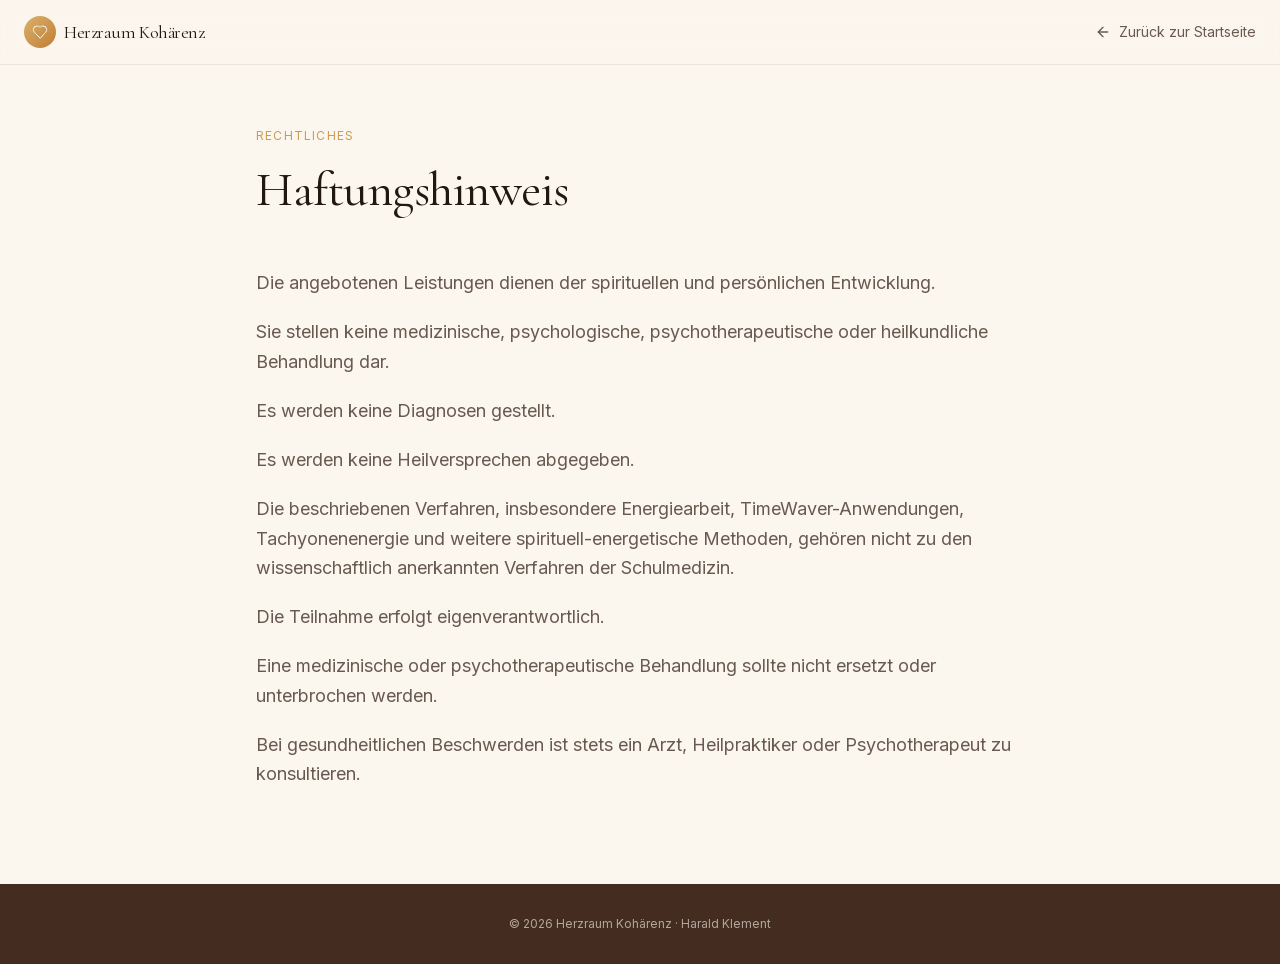
<file: haftungshinweis/index.html>
<!DOCTYPE html>
<html lang="de">
<head>
<meta charset="utf-8">
<meta name="viewport" content="width=device-width, initial-scale=1">
<title>Haftungshinweis – Herzraum Kohärenz</title>
<meta name="description" content="Haftungshinweis zu den angebotenen Leistungen von Herzraum Kohärenz – Harald Klement.">
<link rel="icon" href="/favicon.ico">
<link rel="stylesheet" href="/assets/main.css">
</head>
<body>
<div class="legal-page">
  <header class="site-header">
    <nav>
      <a href="/" class="logo"><span class="logo-mark"><svg class="ic ic-sm" viewBox="0 0 24 24"><path d="M19 14c1.49-1.46 3-3.21 3-5.5A5.5 5.5 0 0 0 16.5 3c-1.76 0-3 .5-4.5 2-1.5-1.5-2.74-2-4.5-2A5.5 5.5 0 0 0 2 8.5c0 2.3 1.5 4.05 3 5.5l7 7Z"/></svg></span><span class="logo-text">Herzraum Kohärenz</span></a>
      <a href="/" class="back-link"><svg class="ic ic-sm" style="stroke-width:2" viewBox="0 0 24 24"><path d="m12 19-7-7 7-7"/><path d="M19 12H5"/></svg> Zurück zur Startseite</a>
    </nav>
  </header>
  <main class="legal-main">
    <article>
      <p class="eyebrow">Rechtliches</p>
      <h1>Haftungshinweis</h1>
      <div class="legal-body">
      <p>Die angebotenen Leistungen dienen der spirituellen und persönlichen Entwicklung.</p>
      <p>Sie stellen keine medizinische, psychologische, psychotherapeutische oder heilkundliche Behandlung dar.</p>
      <p>Es werden keine Diagnosen gestellt.</p>
      <p>Es werden keine Heilversprechen abgegeben.</p>
      <p>Die beschriebenen Verfahren, insbesondere Energiearbeit, TimeWaver-Anwendungen, Tachyonenenergie und weitere spirituell-energetische Methoden, gehören nicht zu den wissenschaftlich anerkannten Verfahren der Schulmedizin.</p>
      <p>Die Teilnahme erfolgt eigenverantwortlich.</p>
      <p>Eine medizinische oder psychotherapeutische Behandlung sollte nicht ersetzt oder unterbrochen werden.</p>
      <p>Bei gesundheitlichen Beschwerden ist stets ein Arzt, Heilpraktiker oder Psychotherapeut zu konsultieren.</p>
      </div>
    </article>
  </main>
  <footer class="legal-footer">© <span data-year>2026</span> Herzraum Kohärenz · Harald Klement</footer>
</div>
<script src="/assets/main.js" defer></script>
</body>
</html>
</file>
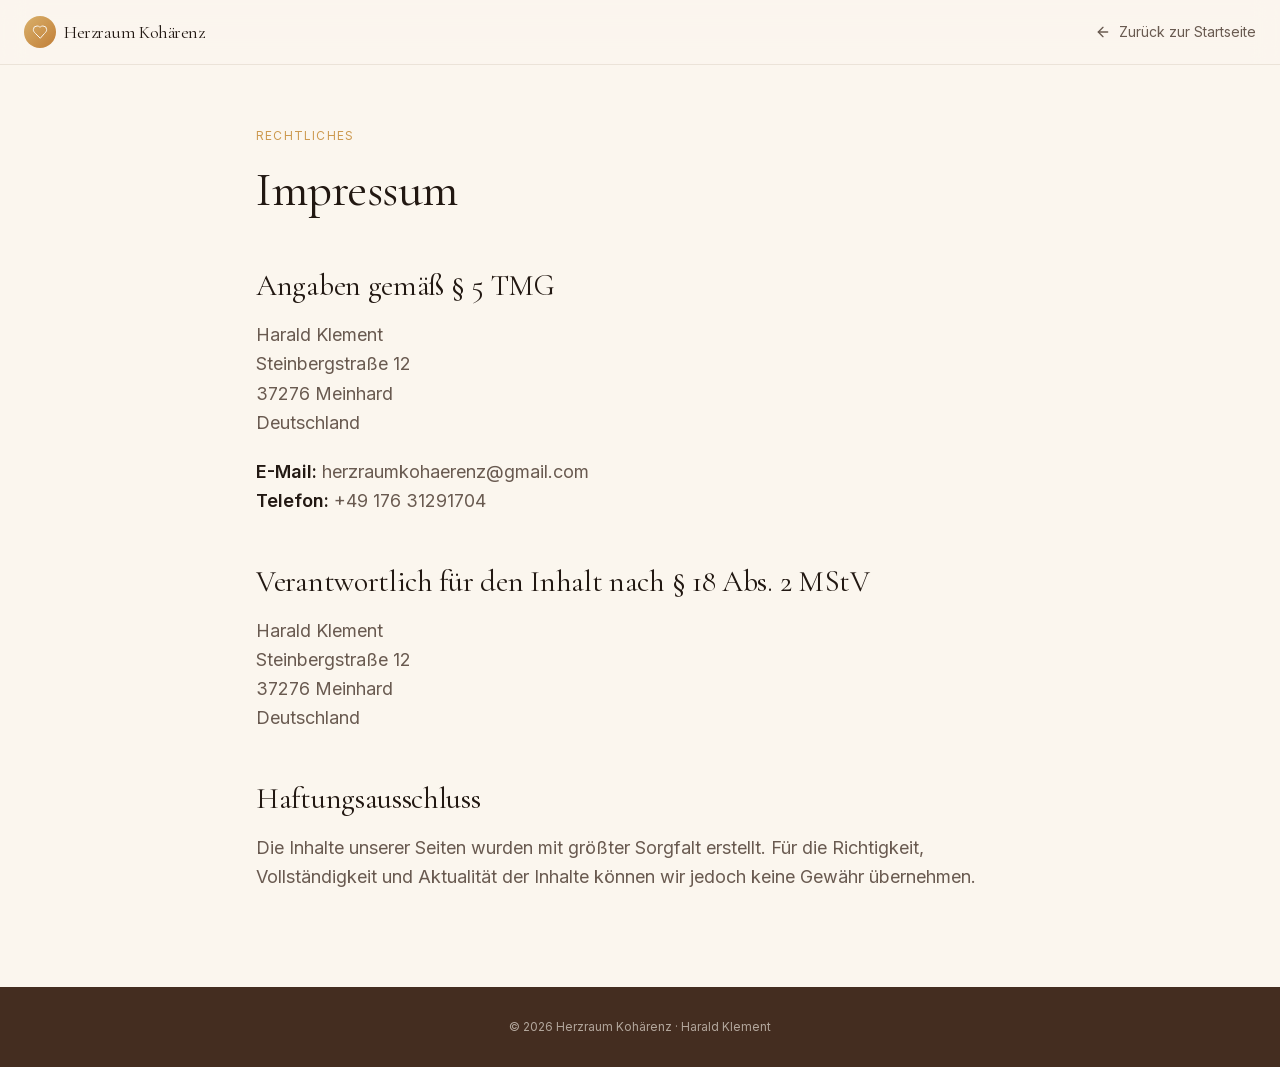
<file: impressum/index.html>
<!DOCTYPE html>
<html lang="de">
<head>
<meta charset="utf-8">
<meta name="viewport" content="width=device-width, initial-scale=1">
<title>Impressum – Herzraum Kohärenz</title>
<meta name="description" content="Impressum und Anbieterkennzeichnung gemäß § 5 TMG für Herzraum Kohärenz – Harald Klement.">
<link rel="icon" href="/favicon.ico">
<link rel="stylesheet" href="/assets/main.css">
</head>
<body>
<div class="legal-page">
  <header class="site-header">
    <nav>
      <a href="/" class="logo"><span class="logo-mark"><svg class="ic ic-sm" viewBox="0 0 24 24"><path d="M19 14c1.49-1.46 3-3.21 3-5.5A5.5 5.5 0 0 0 16.5 3c-1.76 0-3 .5-4.5 2-1.5-1.5-2.74-2-4.5-2A5.5 5.5 0 0 0 2 8.5c0 2.3 1.5 4.05 3 5.5l7 7Z"/></svg></span><span class="logo-text">Herzraum Kohärenz</span></a>
      <a href="/" class="back-link"><svg class="ic ic-sm" style="stroke-width:2" viewBox="0 0 24 24"><path d="m12 19-7-7 7-7"/><path d="M19 12H5"/></svg> Zurück zur Startseite</a>
    </nav>
  </header>
  <main class="legal-main">
    <article>
      <p class="eyebrow">Rechtliches</p>
      <h1>Impressum</h1>
      <div class="legal-body">
      <h2>Angaben gemäß § 5 TMG</h2>
      <p>
        Harald Klement<br>
        Steinbergstraße 12<br>
        37276 Meinhard<br>
        Deutschland
      </p>
      <p>
        <strong>E-Mail:</strong> herzraumkohaerenz@gmail.com<br>
        <strong>Telefon:</strong> +49 176 31291704
      </p>

      <h2>Verantwortlich für den Inhalt nach § 18 Abs. 2 MStV</h2>
      <p>
        Harald Klement<br>
        Steinbergstraße 12<br>
        37276 Meinhard<br>
        Deutschland
      </p>

      <h2>Haftungsausschluss</h2>
      <p>Die Inhalte unserer Seiten wurden mit größter Sorgfalt erstellt. Für die Richtigkeit, Vollständigkeit und Aktualität der Inhalte können wir jedoch keine Gewähr übernehmen.</p>
      </div>
    </article>
  </main>
  <footer class="legal-footer">© <span data-year>2026</span> Herzraum Kohärenz · Harald Klement</footer>
</div>
<script src="/assets/main.js" defer></script>
</body>
</html>
</file>
<file: assets/main.css>
@font-face {
  font-family: 'Cormorant Garamond';
  font-style: italic;
  font-weight: 400;
  font-display: swap;
  src: url(fonts/CormorantGaramond-italic-400-latin-ext.woff2) format('woff2');
  unicode-range: U+0100-02BA, U+02BD-02C5, U+02C7-02CC, U+02CE-02D7, U+02DD-02FF, U+0304, U+0308, U+0329, U+1D00-1DBF, U+1E00-1E9F, U+1EF2-1EFF, U+2020, U+20A0-20AB, U+20AD-20C4, U+2113, U+2C60-2C7F, U+A720-A7FF;
}
@font-face {
  font-family: 'Cormorant Garamond';
  font-style: italic;
  font-weight: 400;
  font-display: swap;
  src: url(fonts/CormorantGaramond-italic-400-latin.woff2) format('woff2');
  unicode-range: U+0000-00FF, U+0131, U+0152-0153, U+02BB-02BC, U+02C6, U+02DA, U+02DC, U+0304, U+0308, U+0329, U+2000-206F, U+20AC, U+2122, U+2191, U+2193, U+2212, U+2215, U+FEFF, U+FFFD;
}
@font-face {
  font-family: 'Cormorant Garamond';
  font-style: normal;
  font-weight: 400;
  font-display: swap;
  src: url(fonts/CormorantGaramond-normal-400-latin-ext.woff2) format('woff2');
  unicode-range: U+0100-02BA, U+02BD-02C5, U+02C7-02CC, U+02CE-02D7, U+02DD-02FF, U+0304, U+0308, U+0329, U+1D00-1DBF, U+1E00-1E9F, U+1EF2-1EFF, U+2020, U+20A0-20AB, U+20AD-20C4, U+2113, U+2C60-2C7F, U+A720-A7FF;
}
@font-face {
  font-family: 'Cormorant Garamond';
  font-style: normal;
  font-weight: 400;
  font-display: swap;
  src: url(fonts/CormorantGaramond-normal-400-latin.woff2) format('woff2');
  unicode-range: U+0000-00FF, U+0131, U+0152-0153, U+02BB-02BC, U+02C6, U+02DA, U+02DC, U+0304, U+0308, U+0329, U+2000-206F, U+20AC, U+2122, U+2191, U+2193, U+2212, U+2215, U+FEFF, U+FFFD;
}
@font-face {
  font-family: 'Cormorant Garamond';
  font-style: normal;
  font-weight: 500;
  font-display: swap;
  src: url(fonts/CormorantGaramond-normal-500-latin-ext.woff2) format('woff2');
  unicode-range: U+0100-02BA, U+02BD-02C5, U+02C7-02CC, U+02CE-02D7, U+02DD-02FF, U+0304, U+0308, U+0329, U+1D00-1DBF, U+1E00-1E9F, U+1EF2-1EFF, U+2020, U+20A0-20AB, U+20AD-20C4, U+2113, U+2C60-2C7F, U+A720-A7FF;
}
@font-face {
  font-family: 'Cormorant Garamond';
  font-style: normal;
  font-weight: 500;
  font-display: swap;
  src: url(fonts/CormorantGaramond-normal-500-latin.woff2) format('woff2');
  unicode-range: U+0000-00FF, U+0131, U+0152-0153, U+02BB-02BC, U+02C6, U+02DA, U+02DC, U+0304, U+0308, U+0329, U+2000-206F, U+20AC, U+2122, U+2191, U+2193, U+2212, U+2215, U+FEFF, U+FFFD;
}
@font-face {
  font-family: 'Inter';
  font-style: normal;
  font-weight: 300;
  font-display: swap;
  src: url(fonts/Inter-normal-300-latin-ext.woff2) format('woff2');
  unicode-range: U+0100-02BA, U+02BD-02C5, U+02C7-02CC, U+02CE-02D7, U+02DD-02FF, U+0304, U+0308, U+0329, U+1D00-1DBF, U+1E00-1E9F, U+1EF2-1EFF, U+2020, U+20A0-20AB, U+20AD-20C4, U+2113, U+2C60-2C7F, U+A720-A7FF;
}
@font-face {
  font-family: 'Inter';
  font-style: normal;
  font-weight: 300;
  font-display: swap;
  src: url(fonts/Inter-normal-300-latin.woff2) format('woff2');
  unicode-range: U+0000-00FF, U+0131, U+0152-0153, U+02BB-02BC, U+02C6, U+02DA, U+02DC, U+0304, U+0308, U+0329, U+2000-206F, U+20AC, U+2122, U+2191, U+2193, U+2212, U+2215, U+FEFF, U+FFFD;
}
@font-face {
  font-family: 'Inter';
  font-style: normal;
  font-weight: 400;
  font-display: swap;
  src: url(fonts/Inter-normal-400-latin-ext.woff2) format('woff2');
  unicode-range: U+0100-02BA, U+02BD-02C5, U+02C7-02CC, U+02CE-02D7, U+02DD-02FF, U+0304, U+0308, U+0329, U+1D00-1DBF, U+1E00-1E9F, U+1EF2-1EFF, U+2020, U+20A0-20AB, U+20AD-20C4, U+2113, U+2C60-2C7F, U+A720-A7FF;
}
@font-face {
  font-family: 'Inter';
  font-style: normal;
  font-weight: 400;
  font-display: swap;
  src: url(fonts/Inter-normal-400-latin.woff2) format('woff2');
  unicode-range: U+0000-00FF, U+0131, U+0152-0153, U+02BB-02BC, U+02C6, U+02DA, U+02DC, U+0304, U+0308, U+0329, U+2000-206F, U+20AC, U+2122, U+2191, U+2193, U+2212, U+2215, U+FEFF, U+FFFD;
}
@font-face {
  font-family: 'Inter';
  font-style: normal;
  font-weight: 500;
  font-display: swap;
  src: url(fonts/Inter-normal-500-latin-ext.woff2) format('woff2');
  unicode-range: U+0100-02BA, U+02BD-02C5, U+02C7-02CC, U+02CE-02D7, U+02DD-02FF, U+0304, U+0308, U+0329, U+1D00-1DBF, U+1E00-1E9F, U+1EF2-1EFF, U+2020, U+20A0-20AB, U+20AD-20C4, U+2113, U+2C60-2C7F, U+A720-A7FF;
}
@font-face {
  font-family: 'Inter';
  font-style: normal;
  font-weight: 500;
  font-display: swap;
  src: url(fonts/Inter-normal-500-latin.woff2) format('woff2');
  unicode-range: U+0000-00FF, U+0131, U+0152-0153, U+02BB-02BC, U+02C6, U+02DA, U+02DC, U+0304, U+0308, U+0329, U+2000-206F, U+20AC, U+2122, U+2191, U+2193, U+2212, U+2215, U+FEFF, U+FFFD;
}
@font-face {
  font-family: 'Inter';
  font-style: normal;
  font-weight: 600;
  font-display: swap;
  src: url(fonts/Inter-normal-600-latin-ext.woff2) format('woff2');
  unicode-range: U+0100-02BA, U+02BD-02C5, U+02C7-02CC, U+02CE-02D7, U+02DD-02FF, U+0304, U+0308, U+0329, U+1D00-1DBF, U+1E00-1E9F, U+1EF2-1EFF, U+2020, U+20A0-20AB, U+20AD-20C4, U+2113, U+2C60-2C7F, U+A720-A7FF;
}
@font-face {
  font-family: 'Inter';
  font-style: normal;
  font-weight: 600;
  font-display: swap;
  src: url(fonts/Inter-normal-600-latin.woff2) format('woff2');
  unicode-range: U+0000-00FF, U+0131, U+0152-0153, U+02BB-02BC, U+02C6, U+02DA, U+02DC, U+0304, U+0308, U+0329, U+2000-206F, U+20AC, U+2122, U+2191, U+2193, U+2212, U+2215, U+FEFF, U+FFFD;
}
/* Herzraum Kohärenz – statische Seite (Nachbau der Lovable-Version) */
:root {
  --radius: 0.75rem;
  --background: oklch(0.975 0.012 80);
  --foreground: oklch(0.22 0.02 50);
  --gold: oklch(0.72 0.11 75);
  --card: oklch(0.985 0.008 80);
  --primary: oklch(0.32 0.04 50);
  --primary-foreground: oklch(0.975 0.012 80);
  --secondary: oklch(0.92 0.025 75);
  --secondary-foreground: oklch(0.28 0.03 50);
  --muted-foreground: oklch(0.48 0.025 55);
  --accent: oklch(0.72 0.11 75);
  --accent-foreground: oklch(0.22 0.02 50);
  --border: oklch(0.88 0.02 75);
  --gradient-warm: linear-gradient(135deg, oklch(0.975 0.012 80) 0%, oklch(0.92 0.035 75) 100%);
  --gradient-gold: linear-gradient(135deg, oklch(0.78 0.1 80), oklch(0.65 0.12 65));
  --shadow-soft: 0 20px 60px -30px oklch(0.32 0.04 50 / 0.18);
  --shadow-glow: 0 0 80px -20px oklch(0.72 0.11 75 / 0.35);
  --shadow: 0 1px 3px 0 rgb(0 0 0 / 0.1), 0 1px 2px -1px rgb(0 0 0 / 0.1);
  --font-serif: "Cormorant Garamond", Georgia, serif;
  --font-sans: "Inter", system-ui, sans-serif;
}

*, *::before, *::after { box-sizing: border-box; margin: 0; padding: 0; border: 0 solid var(--border); }
html { scroll-behavior: smooth; -webkit-text-size-adjust: 100%; }
body {
  background: var(--background);
  color: var(--foreground);
  font-family: var(--font-sans);
  font-feature-settings: "ss01", "cv11";
  line-height: 1.5;
  -webkit-font-smoothing: antialiased;
}
img, svg, iframe { display: block; max-width: 100%; }
a { color: inherit; text-decoration: none; }
button { font: inherit; color: inherit; background: none; cursor: pointer; }
ul, ol { list-style: none; }
h1, h2, h3, .serif { font-family: var(--font-serif); font-weight: 400; letter-spacing: -0.01em; }
section[id] { scroll-margin-top: 4rem; }

.ic { width: 1.25rem; height: 1.25rem; fill: none; stroke: currentColor; stroke-width: 1.5; stroke-linecap: round; stroke-linejoin: round; flex-shrink: 0; }
.ic-sm { width: 1rem; height: 1rem; }
.ic-btn { width: 1rem; height: 1rem; stroke-width: 2; }
.gold { color: var(--gold); }
.muted { color: var(--muted-foreground); }
.fg { color: var(--foreground); }
.wrap { max-width: 72rem; margin: 0 auto; }
.eyebrow { font-size: .75rem; line-height: 1rem; letter-spacing: .1em; text-transform: uppercase; color: var(--gold); margin-bottom: 1rem; }
.center { text-align: center; }
.stack > * + * { margin-top: 1.25rem; }
.lead { font-size: 1.125rem; line-height: 1.625; color: var(--muted-foreground); }

/* Buttons */
.btn { display: inline-flex; align-items: center; justify-content: center; gap: .5rem; white-space: nowrap; font-size: .875rem; font-weight: 500; border-radius: calc(var(--radius) - 2px); height: 2.25rem; padding: 0 1rem; transition: background-color .15s, color .15s; }
.btn-outline { border: 1px solid var(--gold); background: var(--background); box-shadow: 0 1px 2px 0 rgb(0 0 0 / .05); color: var(--foreground); }
.btn-outline:hover { background: color-mix(in oklab, var(--accent) 20%, transparent); }
.btn-primary { background: var(--primary); color: var(--primary-foreground); box-shadow: var(--shadow-soft); }
.btn-primary:hover { background: color-mix(in oklab, var(--primary) 90%, transparent); }
.btn-hero { min-height: 3rem; height: auto; padding: .75rem 2rem; font-size: 1rem; border-radius: 9999px; white-space: normal; text-align: center; }
.btn-secondary { background: var(--secondary); color: var(--secondary-foreground); box-shadow: 0 1px 2px 0 rgb(0 0 0 / .05); border-radius: 9999px; width: 100%; }
.btn-secondary:hover { background: color-mix(in oklab, var(--secondary) 80%, transparent); }

/* Card */
.card { border-radius: calc(var(--radius) + 4px); border: 1px solid var(--border); background: var(--card); box-shadow: var(--shadow); transition: all .5s; }

/* Header */
.site-header { position: fixed; top: 0; left: 0; right: 0; z-index: 50; backdrop-filter: blur(12px); -webkit-backdrop-filter: blur(12px); background: color-mix(in oklab, var(--background) 70%, transparent); border-bottom: 1px solid color-mix(in oklab, var(--border) 60%, transparent); }
.site-header nav { max-width: 80rem; margin: 0 auto; padding: 0 1.5rem; height: 4rem; display: flex; align-items: center; justify-content: space-between; }
.logo { display: flex; align-items: center; gap: .5rem; }
.logo-mark { width: 2rem; height: 2rem; border-radius: 9999px; background: var(--gradient-gold); box-shadow: var(--shadow-glow); display: flex; align-items: center; justify-content: center; color: var(--primary-foreground); }
.logo-text { font-family: var(--font-serif); font-size: 1.125rem; line-height: 1.75rem; letter-spacing: -0.025em; }
.nav-links { display: none; gap: 2rem; font-size: .875rem; line-height: 1.25rem; color: var(--muted-foreground); }
.nav-links a:hover, .back-link:hover { color: var(--foreground); }
.nav-links a, .back-link { transition: color .15s; }
.nav-cta { display: none; }
.back-link { font-size: .875rem; line-height: 1.25rem; color: var(--muted-foreground); display: inline-flex; align-items: center; gap: .5rem; }

/* Hero */
.hero { position: relative; min-height: 100vh; display: flex; align-items: center; padding: 6rem 0 2rem; overflow: hidden; }
.hero-bg { position: absolute; inset: 0; z-index: 0; }
.hero-bg img { width: 100%; height: 100%; object-fit: cover; opacity: .6; }
.hero-shade { position: absolute; inset: 0; background: linear-gradient(to bottom, color-mix(in oklab, var(--background) 60%, transparent), color-mix(in oklab, var(--background) 40%, transparent), var(--background)); }
.hero-glow { position: absolute; top: 33.333%; left: 50%; width: 600px; height: 600px; margin-left: -300px; border-radius: 9999px; background: var(--gradient-gold); opacity: .2; filter: blur(64px); animation: pulseGlow 6s ease-in-out infinite; }
@keyframes pulseGlow { 0%, 100% { opacity: .1; transform: scale(1); } 50% { opacity: .16; transform: scale(1.05); } }
.hero-inner { position: relative; z-index: 1; width: 100%; min-width: 0; max-width: 64rem; margin: 0 auto; padding: 0 1.5rem; text-align: center; animation: fadeUp .9s ease-out both; }
.badge { display: inline-flex; align-items: center; gap: .5rem; padding: .375rem 1rem; border-radius: 9999px; background: color-mix(in oklab, var(--secondary) 70%, transparent); border: 1px solid var(--border); font-size: .75rem; line-height: 1rem; letter-spacing: .1em; text-transform: uppercase; color: var(--muted-foreground); margin-bottom: 2rem; }
.badge .dot { width: .375rem; height: .375rem; border-radius: 9999px; background: var(--gold); }
.hero h1 { font-size: 3rem; line-height: 1.05; margin-bottom: 2rem; }
.hero h1 em { font-style: normal; color: var(--gold); }
.hero-text { font-size: 1.125rem; line-height: 1.625; color: var(--muted-foreground); max-width: 42rem; margin: 0 auto 2.5rem; }
.hero-note { margin: 2rem auto 0; font-size: .875rem; line-height: 1.25rem; color: var(--muted-foreground); font-style: italic; max-width: 36rem; }
@keyframes fadeUp { from { opacity: 0; transform: translateY(20px); } to { opacity: 1; transform: none; } }

/* Sections */
.sec { padding: 7rem 1.5rem; }
.sec-warum { padding: 4rem 1.5rem; }
.bg-warm { background: var(--gradient-warm); }
.bg-sec40 { background: color-mix(in oklab, var(--secondary) 40%, transparent); }
.bg-sec30 { background: color-mix(in oklab, var(--secondary) 30%, transparent); }
.h2 { font-size: 2.25rem; line-height: 1.25; }
.intro { max-width: 48rem; margin-bottom: 5rem; }
.intro .h2 { margin-bottom: 2rem; }
.intro h3 { font-size: 1.875rem; line-height: 1.25; margin-top: 3rem; }
.sec-head { max-width: 42rem; margin: 0 auto 4rem; text-align: center; }

.grid3 { display: grid; gap: 1.25rem; }
.benefit { padding: 1.75rem; background: color-mix(in oklab, var(--card) 60%, transparent); }
.benefit:hover, .method:hover { border-color: color-mix(in oklab, var(--gold) 60%, transparent); box-shadow: var(--shadow-soft); }
.benefit-icon { width: 2.75rem; height: 2.75rem; border-radius: 9999px; background: var(--secondary); display: flex; align-items: center; justify-content: center; margin-bottom: 1.25rem; transition: all .15s; }
.benefit:hover .benefit-icon { background: var(--gradient-gold); }
.benefit h3 { font-size: 1.25rem; line-height: 1.75rem; }

.method { padding: 2rem; }
.method-icon { width: 3rem; height: 3rem; border-radius: 9999px; border: 1px solid var(--border); display: flex; align-items: center; justify-content: center; margin-bottom: 1.5rem; color: var(--gold); transition: all .15s; }
.method:hover .method-icon { border-color: var(--gold); background: color-mix(in oklab, var(--accent) 10%, transparent); }
.method h3 { font-size: 1.5rem; line-height: 2rem; margin-bottom: .75rem; }
.method p { font-size: .875rem; line-height: 1.625; color: var(--muted-foreground); }

/* Image bands */
.band { position: relative; height: 42vh; overflow: hidden; }
.band img { position: absolute; inset: 0; width: 100%; height: 100%; object-fit: cover; }
.band .shade { position: absolute; inset: 0; }
.band-inner { position: relative; height: 100%; max-width: 48rem; margin: 0 auto; padding: 0 1.5rem 2.5rem; display: flex; align-items: flex-end; }
.band-inner p { font-family: var(--font-serif); font-size: 1.5rem; line-height: 1.375; font-style: italic; max-width: 36rem; }

/* Methode */
.method-head { display: grid; gap: 4rem; margin-bottom: 5rem; }
.method-head .stack { font-size: 1rem; line-height: 1.625; color: var(--muted-foreground); }
.timeline { position: relative; }
.timeline-line { position: absolute; left: 1.5rem; top: 0; bottom: 0; width: 1px; background: linear-gradient(to bottom, transparent, color-mix(in oklab, var(--gold) 40%, transparent), transparent); }
.timeline ol > li + li { margin-top: 2.5rem; }
.timeline li { position: relative; display: flex; gap: 1.5rem; }
.timeline .tdot { position: absolute; left: 1.5rem; top: 1.75rem; transform: translateX(-50%); width: .75rem; height: .75rem; border-radius: 9999px; background: var(--gradient-gold); box-shadow: var(--shadow-glow); }
.tcol { padding-left: 4rem; width: 100%; }
.tspace { display: none; }
.step { padding: 1.5rem; background: color-mix(in oklab, var(--card) 80%, transparent); border-color: color-mix(in oklab, var(--border) 60%, transparent); }
.step:hover { box-shadow: var(--shadow-soft); }
.step-no { font-size: .75rem; line-height: 1rem; letter-spacing: .1em; color: var(--gold); margin-bottom: .5rem; }
.step h3 { font-size: 1.25rem; line-height: 1.75rem; }

/* Über mich */
.about { display: grid; gap: 3rem; align-items: center; }
.portrait-col { position: relative; max-width: 20rem; width: 100%; margin: 0 auto; }
.portrait-glow { position: absolute; inset: -1.5rem; background: var(--gradient-gold); opacity: .2; filter: blur(64px); border-radius: 9999px; }
.portrait { position: relative; aspect-ratio: 4 / 5; border-radius: calc(var(--radius) + 8px); overflow: hidden; box-shadow: var(--shadow-soft); }
.portrait img { width: 100%; height: 100%; object-fit: cover; }
.about h2 { font-size: 3rem; line-height: 1; margin-bottom: 2rem; }
.about .stack { margin-bottom: 2.5rem; }
.about blockquote { position: relative; padding-left: 2rem; border-left: 2px solid var(--gold); }
.about blockquote .ic { position: absolute; left: -.75rem; top: -.5rem; color: var(--gold); background: color-mix(in oklab, var(--secondary) 40%, var(--background)); }
.about blockquote p { font-family: var(--font-serif); font-size: 1.5rem; line-height: 1.375; font-style: italic; }

/* Angebote */
.offers { display: grid; gap: 1.5rem; max-width: 28rem; margin: 0 auto; }
.offer { padding: 2rem; display: flex; flex-direction: column; background: var(--primary); color: var(--primary-foreground); border-color: var(--primary); box-shadow: var(--shadow-soft); }
.offer .tag { align-self: flex-start; font-size: .75rem; line-height: 1rem; letter-spacing: .1em; text-transform: uppercase; padding: .25rem .75rem; border-radius: 9999px; margin-bottom: 1.5rem; background: var(--accent); color: var(--accent-foreground); }
.offer h3 { font-size: 1.875rem; line-height: 2.25rem; margin-bottom: 1rem; }
.offer p { font-size: .875rem; line-height: 1.625; margin-bottom: 2rem; flex: 1; color: color-mix(in oklab, var(--primary-foreground) 80%, transparent); }

/* Kontakt */
.contact { max-width: 56rem; margin: 0 auto; text-align: center; }
.contact h2 { font-size: 2.25rem; line-height: 1.25; margin-bottom: 1.5rem; }
.contact .lead { max-width: 42rem; margin: 0 auto 3.5rem; }
.calendly { overflow: hidden; background: color-mix(in oklab, var(--card) 80%, transparent); border-color: color-mix(in oklab, var(--gold) 40%, transparent); margin: 0 auto 3rem; box-shadow: var(--shadow-glow); max-width: 48rem; }
.calendly iframe { width: 100%; height: 520px; border: 0; }
.calendly-consent { min-height: 16rem; display: flex; flex-direction: column; align-items: center; justify-content: center; gap: 1rem; padding: 2.5rem 1.5rem; }
.calendly-consent > .ic { width: 2.5rem; height: 2.5rem; color: var(--gold); }
.calendly-consent h3 { font-family: var(--font-serif); font-size: 1.5rem; line-height: 1.3; }
.calendly-consent p { max-width: 34rem; font-size: .9375rem; line-height: 1.6; color: var(--muted-foreground); }
.calendly-consent p a { color: var(--foreground); text-decoration: underline; text-underline-offset: 3px; }
.calendly-consent .calendly-alt { font-size: .875rem; }
.contact-cards { display: grid; gap: 1rem; max-width: 42rem; margin: 0 auto; text-align: left; }
.contact-card { padding: 1.5rem; background: color-mix(in oklab, var(--card) 80%, transparent); display: flex; align-items: center; gap: 1rem; }
.contact-card .ic { color: var(--gold); }
.contact-card .lbl { font-size: .75rem; line-height: 1rem; text-transform: uppercase; letter-spacing: .1em; color: var(--muted-foreground); }
.contact-card a { font-family: var(--font-serif); font-size: 1.125rem; line-height: 1.75rem; transition: color .15s; word-break: break-all; }
.contact-card a:hover { color: var(--gold); }
.min0 { min-width: 0; }

/* Stimmen-Slider */
.voices-head { max-width: 48rem; margin: 0 auto 3.5rem; text-align: center; }
.voices-head .h2 { margin-bottom: 1.5rem; }
.voices-head p { font-size: 1rem; line-height: 1.625; color: var(--muted-foreground); }
.carousel { position: relative; padding: 0 .5rem; }
.viewport { overflow: hidden; touch-action: pan-y; }
.track { display: flex; margin-left: -1rem; transition: transform .6s cubic-bezier(.25,.8,.25,1); }
.slide { flex: 0 0 100%; min-width: 0; padding-left: 1rem; }
.voice { height: 100%; padding: 2rem; box-shadow: var(--shadow-soft); display: flex; flex-direction: column; border-radius: calc(var(--radius) + 8px); }
.voice:hover { box-shadow: var(--shadow-glow); }
.stars { display: flex; gap: .25rem; margin-bottom: 1.25rem; color: var(--gold); }
.stars svg { width: 1rem; height: 1rem; fill: currentColor; }
.voice .q { width: 1.5rem; height: 1.5rem; color: color-mix(in oklab, var(--gold) 60%, transparent); margin-bottom: 1rem; }
.voice blockquote { font-family: var(--font-serif); font-size: 1.125rem; line-height: 1.625; font-style: italic; margin-bottom: 1.5rem; flex: 1; }
.voice footer { padding-top: 1.25rem; border-top: 1px solid color-mix(in oklab, var(--border) 60%, transparent); font-family: var(--font-serif); }
.car-btn { display: none; position: absolute; top: 50%; transform: translateY(-50%); width: 2rem; height: 2rem; border-radius: 9999px; border: 1px solid color-mix(in oklab, var(--gold) 40%, transparent); background: color-mix(in oklab, var(--card) 90%, transparent); box-shadow: 0 1px 2px 0 rgb(0 0 0 / .05); align-items: center; justify-content: center; transition: all .15s; }
.car-btn:hover { background: color-mix(in oklab, var(--accent) 20%, var(--card)); border-color: var(--gold); }
.car-prev { left: -.5rem; } .car-next { right: -.5rem; }
.dots { display: flex; justify-content: center; gap: .5rem; margin-top: 2.5rem; }
.dots button { height: .5rem; width: .5rem; border-radius: 9999px; background: var(--border); transition: all .5s; }
.dots button:hover { background: color-mix(in oklab, var(--gold) 60%, transparent); }
.dots button[aria-current="true"] { width: 2rem; background: var(--gradient-gold); box-shadow: var(--shadow-glow); }

/* Footer */
.site-footer { background: var(--primary); color: var(--primary-foreground); padding: 4rem 1.5rem; }
.foot-grid { display: grid; gap: 2.5rem; margin-bottom: 3rem; }
.foot-brand { display: flex; align-items: center; gap: .5rem; margin-bottom: 1rem; }
.foot-brand .logo-mark { box-shadow: none; color: var(--primary); }
.foot-brand span.serif { font-size: 1.25rem; line-height: 1.75rem; }
.pf70 { color: color-mix(in oklab, var(--primary-foreground) 70%, transparent); }
.pf80 { color: color-mix(in oklab, var(--primary-foreground) 80%, transparent); }
.foot-small { font-size: .875rem; line-height: 1.625; }
.foot-addr { display: flex; align-items: flex-start; gap: .75rem; }
.foot-addr .ic { margin-top: .125rem; color: var(--gold); }
.foot-addr address { font-style: normal; }
.foot-links li + li { margin-top: .5rem; }
.foot-links a { transition: color .15s; }
.foot-links a:hover { color: var(--accent); }
.disclaimer { padding-top: 2rem; border-top: 1px solid color-mix(in oklab, var(--primary-foreground) 15%, transparent); font-size: .75rem; line-height: 1.625; color: color-mix(in oklab, var(--primary-foreground) 60%, transparent); }
.disclaimer strong { color: color-mix(in oklab, var(--primary-foreground) 80%, transparent); }
.copy { margin-top: 2rem; font-size: .75rem; line-height: 1rem; text-align: center; color: color-mix(in oklab, var(--primary-foreground) 50%, transparent); }

/* Rechtliche Seiten */
.legal-page { min-height: 100vh; display: flex; flex-direction: column; }
.legal-main { flex: 1; padding: 8rem 1.5rem 6rem; }
.legal-main article { max-width: 48rem; margin: 0 auto; }
.legal-main h1 { font-size: 2.25rem; line-height: 1.25; margin-bottom: 3rem; }
.legal-body { font-size: 1rem; line-height: 1.625; color: var(--muted-foreground); }
.legal-body > * { margin-bottom: 1.25rem; }
.legal-body > *:last-child { margin-bottom: 0; }
.legal-body h2 { font-size: 1.5rem; line-height: 2rem; color: var(--foreground); margin: 3rem 0 1rem; }
.legal-body strong { color: var(--foreground); font-weight: 600; }
.legal-body ul { list-style: disc; padding-left: 1.25rem; }
.legal-body a { color: var(--foreground); text-decoration: underline; text-underline-offset: 3px; }
.legal-footer { background: var(--primary); padding: 2rem 1.5rem; font-size: .75rem; line-height: 1rem; text-align: center; color: color-mix(in oklab, var(--primary-foreground) 60%, transparent); }

@media (min-width: 640px) {
  .grid3 { grid-template-columns: repeat(2, 1fr); }
  .contact-cards { grid-template-columns: repeat(2, 1fr); }
}
@media (min-width: 768px) {
  .nav-links { display: flex; }
  .nav-cta { display: inline-flex; }
  .hero h1 { font-size: 4.5rem; }
  .hero-text { font-size: 1.25rem; line-height: 1.75rem; }
  .sec-warum { padding: 5rem 1.5rem; }
  .h2 { font-size: 3rem; line-height: 1.25; }
  .intro h3 { font-size: 2.25rem; }
  .band { height: 55vh; }
  .band-inner { padding-bottom: 3.5rem; }
  .band-inner p { font-size: 2.25rem; }
  .method-head .stack { font-size: 1.125rem; }
  .timeline-line, .timeline .tdot { left: 50%; }
  .timeline li { align-items: center; }
  .timeline .tdot { top: 50%; transform: translate(-50%, -50%); }
  .timeline li:nth-child(even) { flex-direction: row-reverse; }
  .tcol { width: 50%; padding: 0 3rem; }
  .tspace { display: block; width: 50%; }
  .about h2 { font-size: 3.75rem; }
  .about blockquote p { font-size: 1.875rem; line-height: 1.3; }
  .contact h2 { font-size: 3.75rem; line-height: 1.25; }
  .voices-head p { font-size: 1.125rem; }
  .carousel { padding: 0 3rem; }
  .car-btn { display: flex; }
  .slide { flex-basis: 50%; }
  .foot-grid { grid-template-columns: repeat(3, 1fr); }
  .legal-main h1 { font-size: 3rem; }
  .legal-body { font-size: 1.125rem; }
  .legal-body h2 { font-size: 1.875rem; line-height: 2.25rem; }
}
@media (min-width: 1024px) {
  .hero h1 { font-size: 6rem; }
  .grid3 { grid-template-columns: repeat(3, 1fr); }
  .method-head { grid-template-columns: repeat(2, 1fr); }
  .about { grid-template-columns: 2fr 3fr; gap: 4rem; }
  .portrait-col { max-width: none; }
  .car-prev { left: -1rem; } .car-next { right: -1rem; }
  .slide { flex-basis: 33.3333%; }
}
@media (prefers-reduced-motion: reduce) {
  html { scroll-behavior: auto; }
  *, *::before, *::after { animation: none !important; transition: none !important; }
}
</file>
